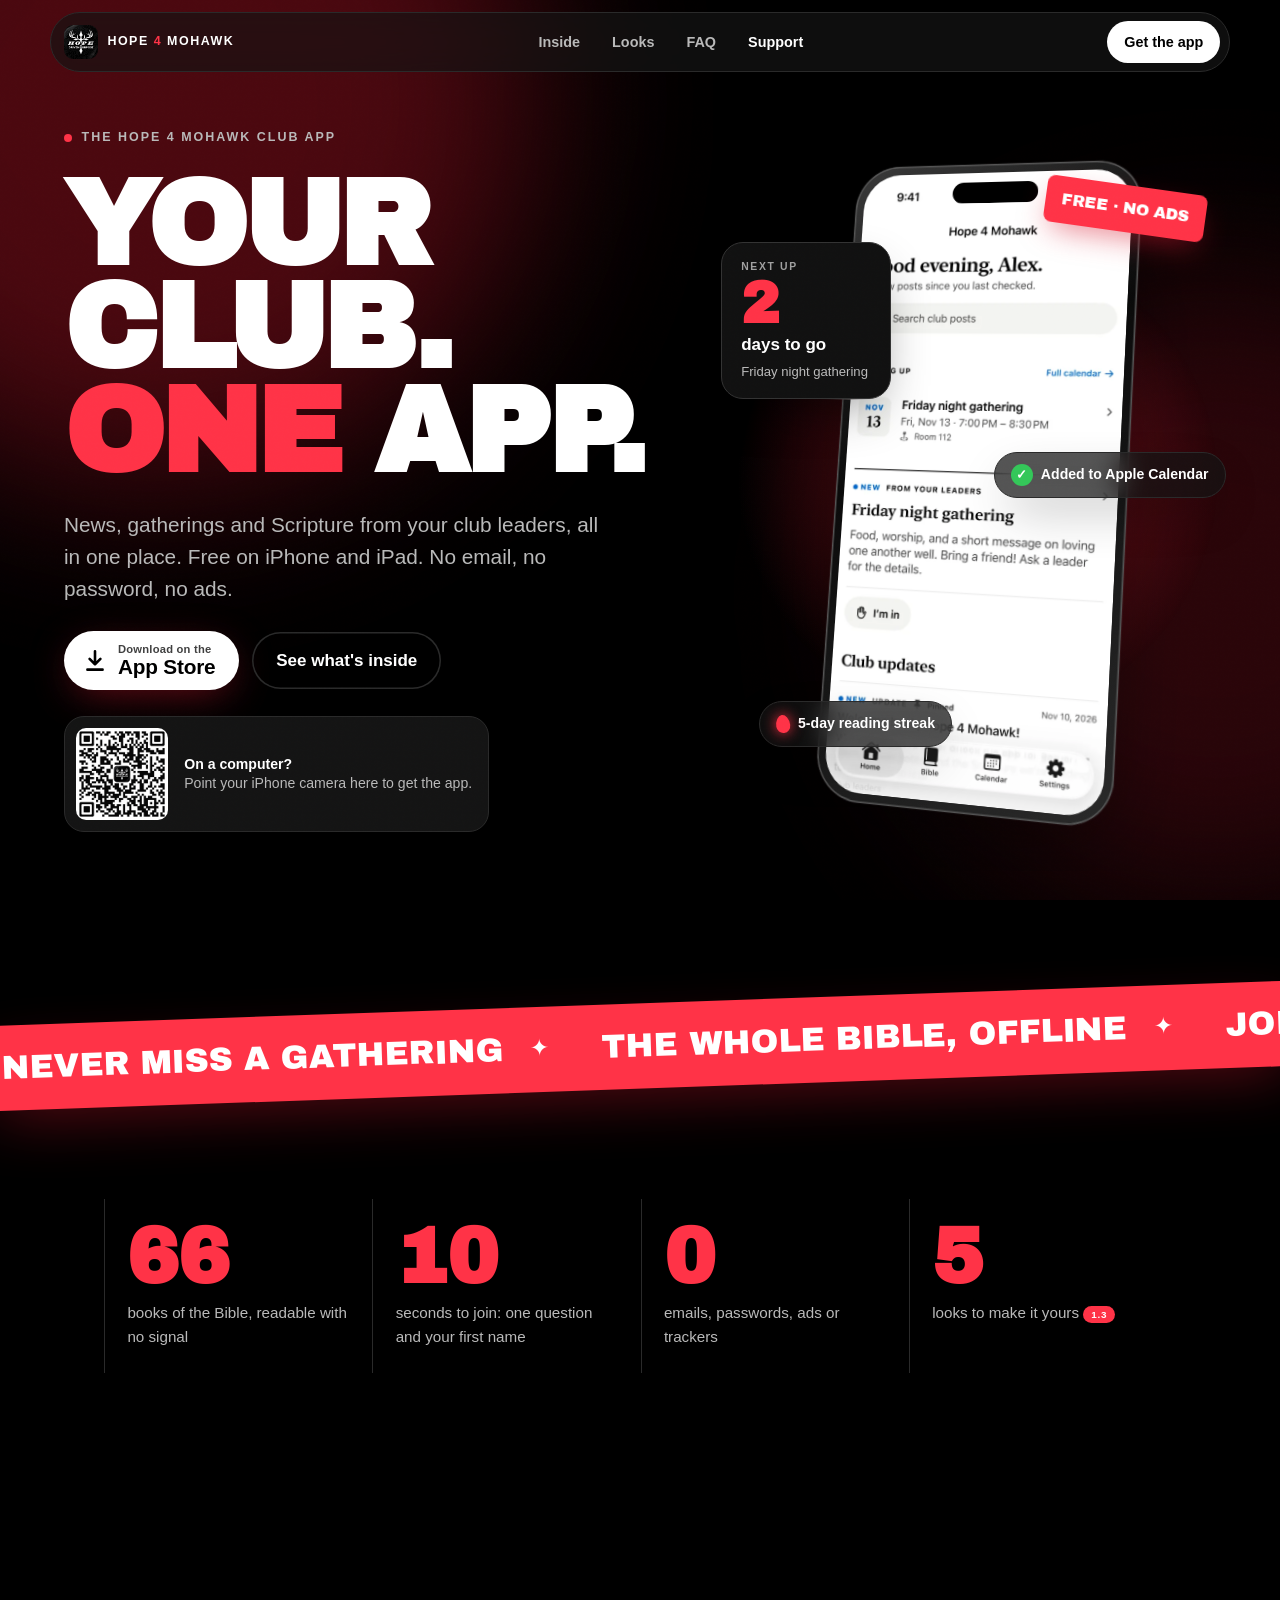
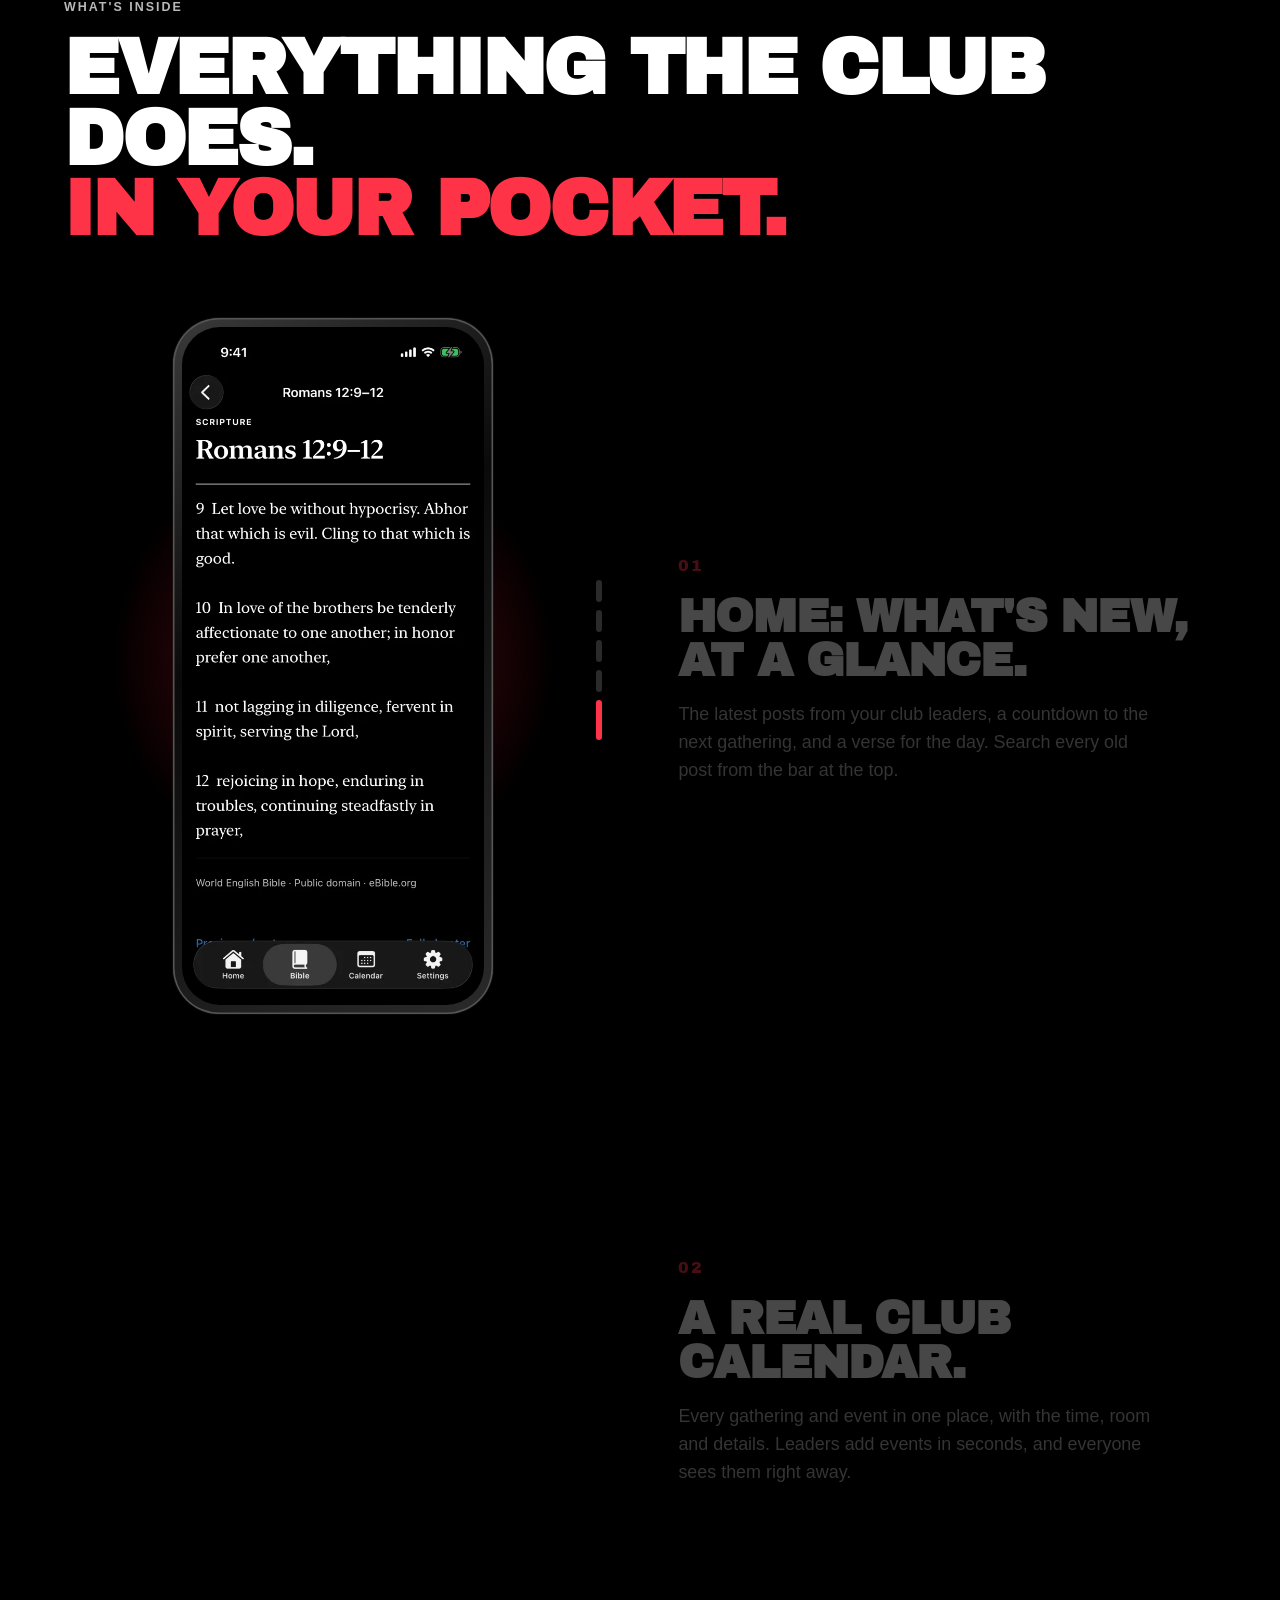
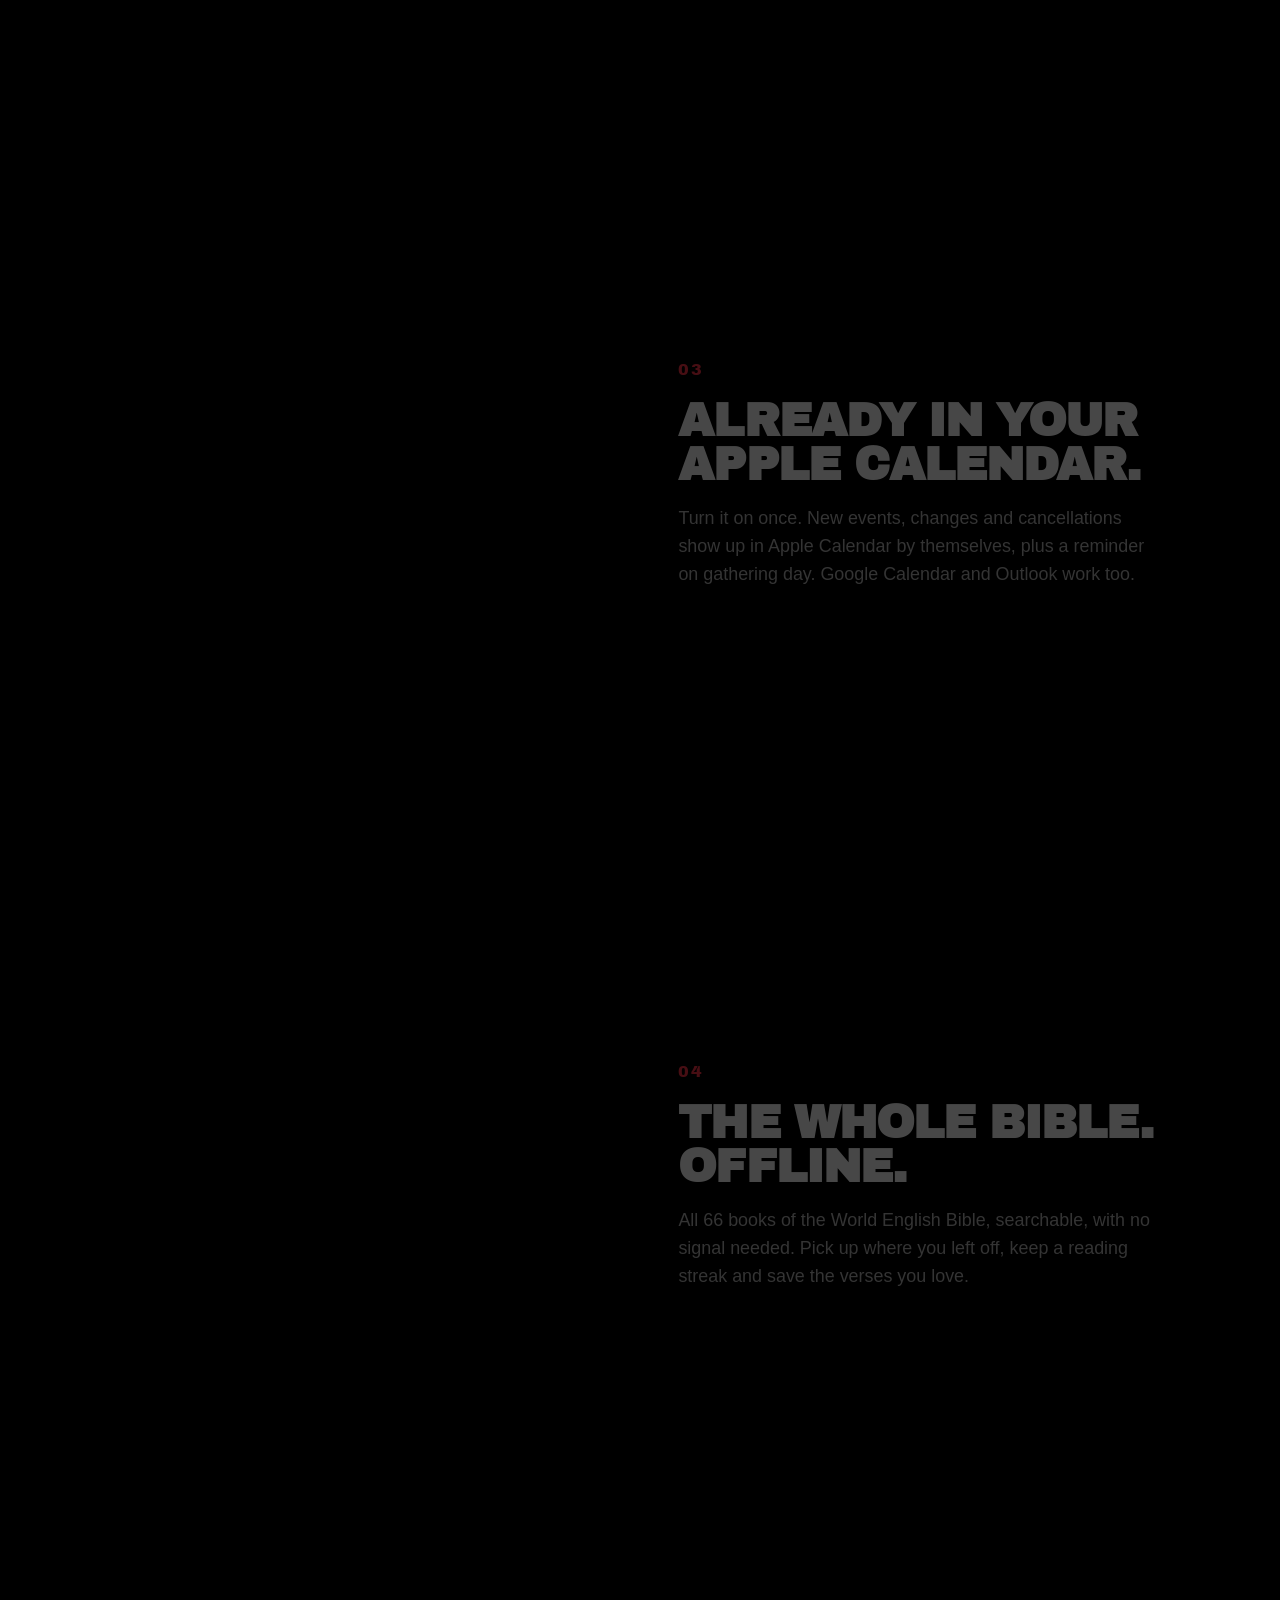
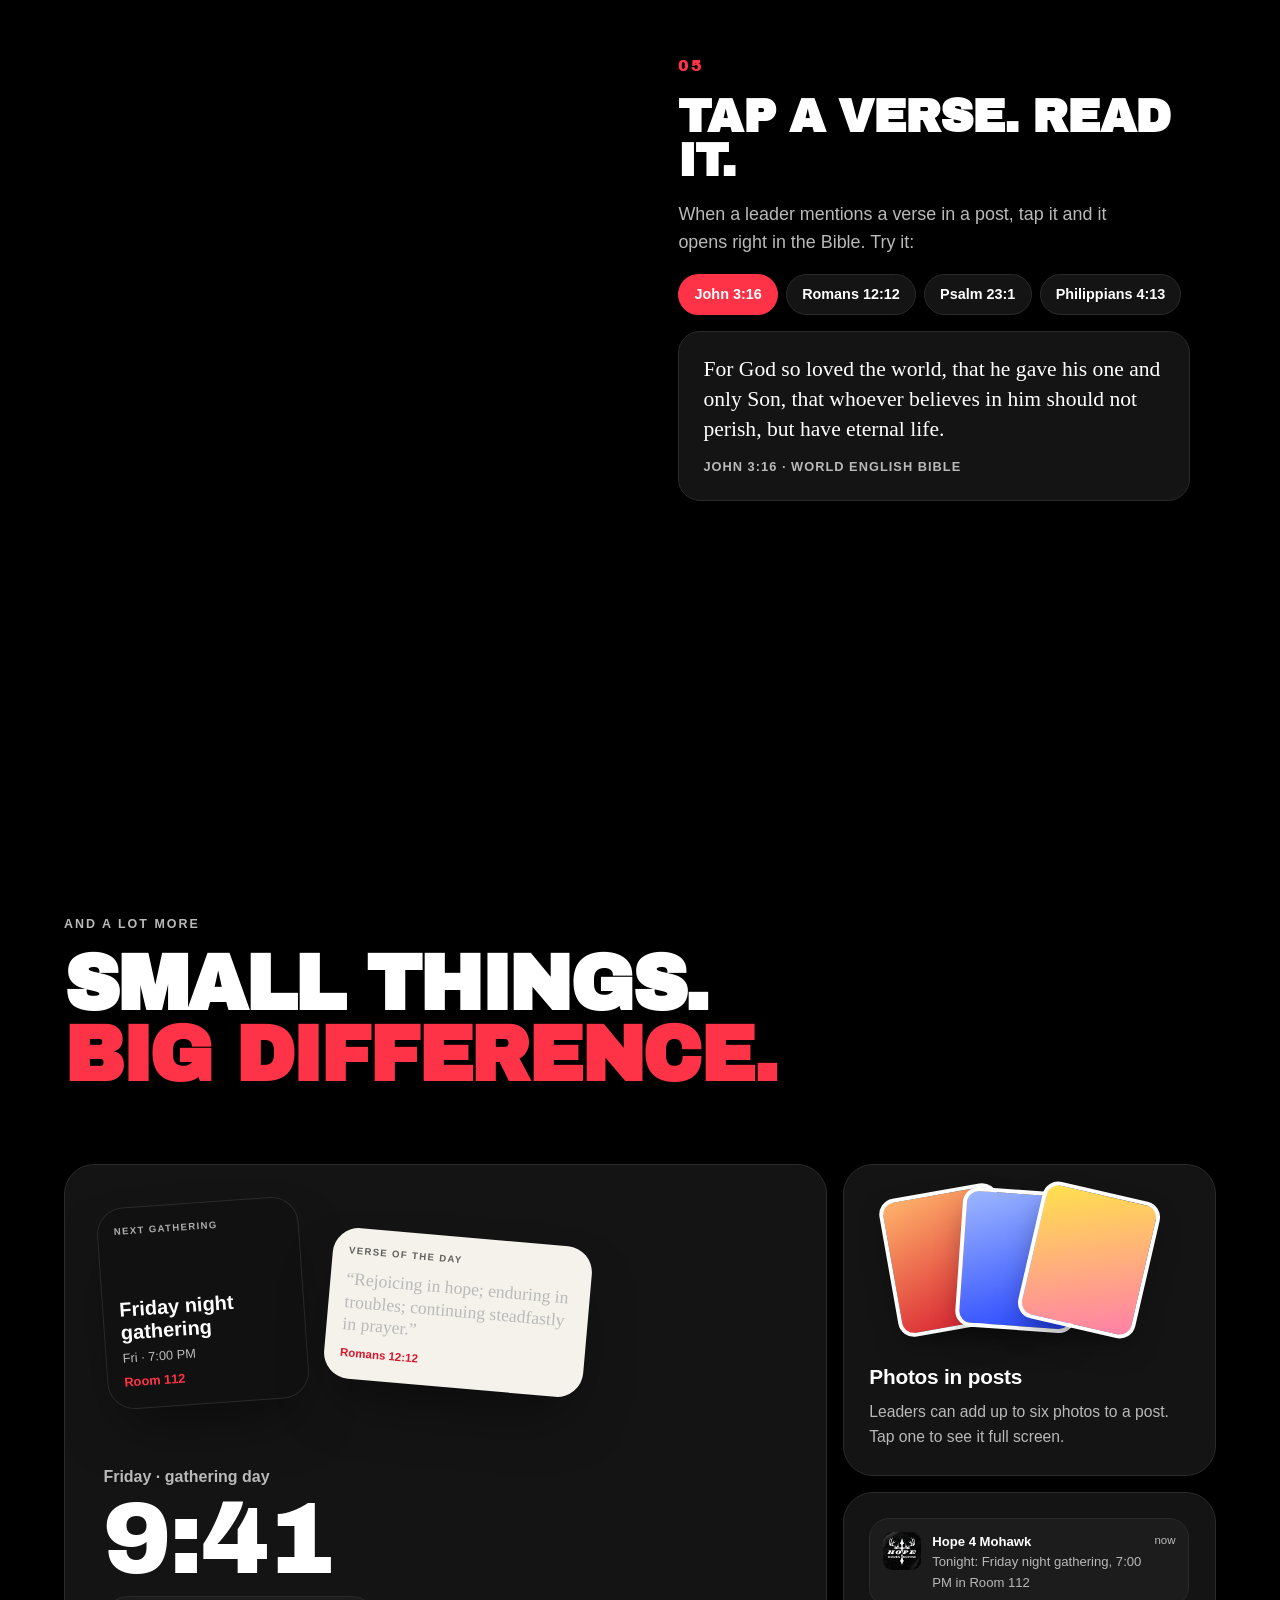
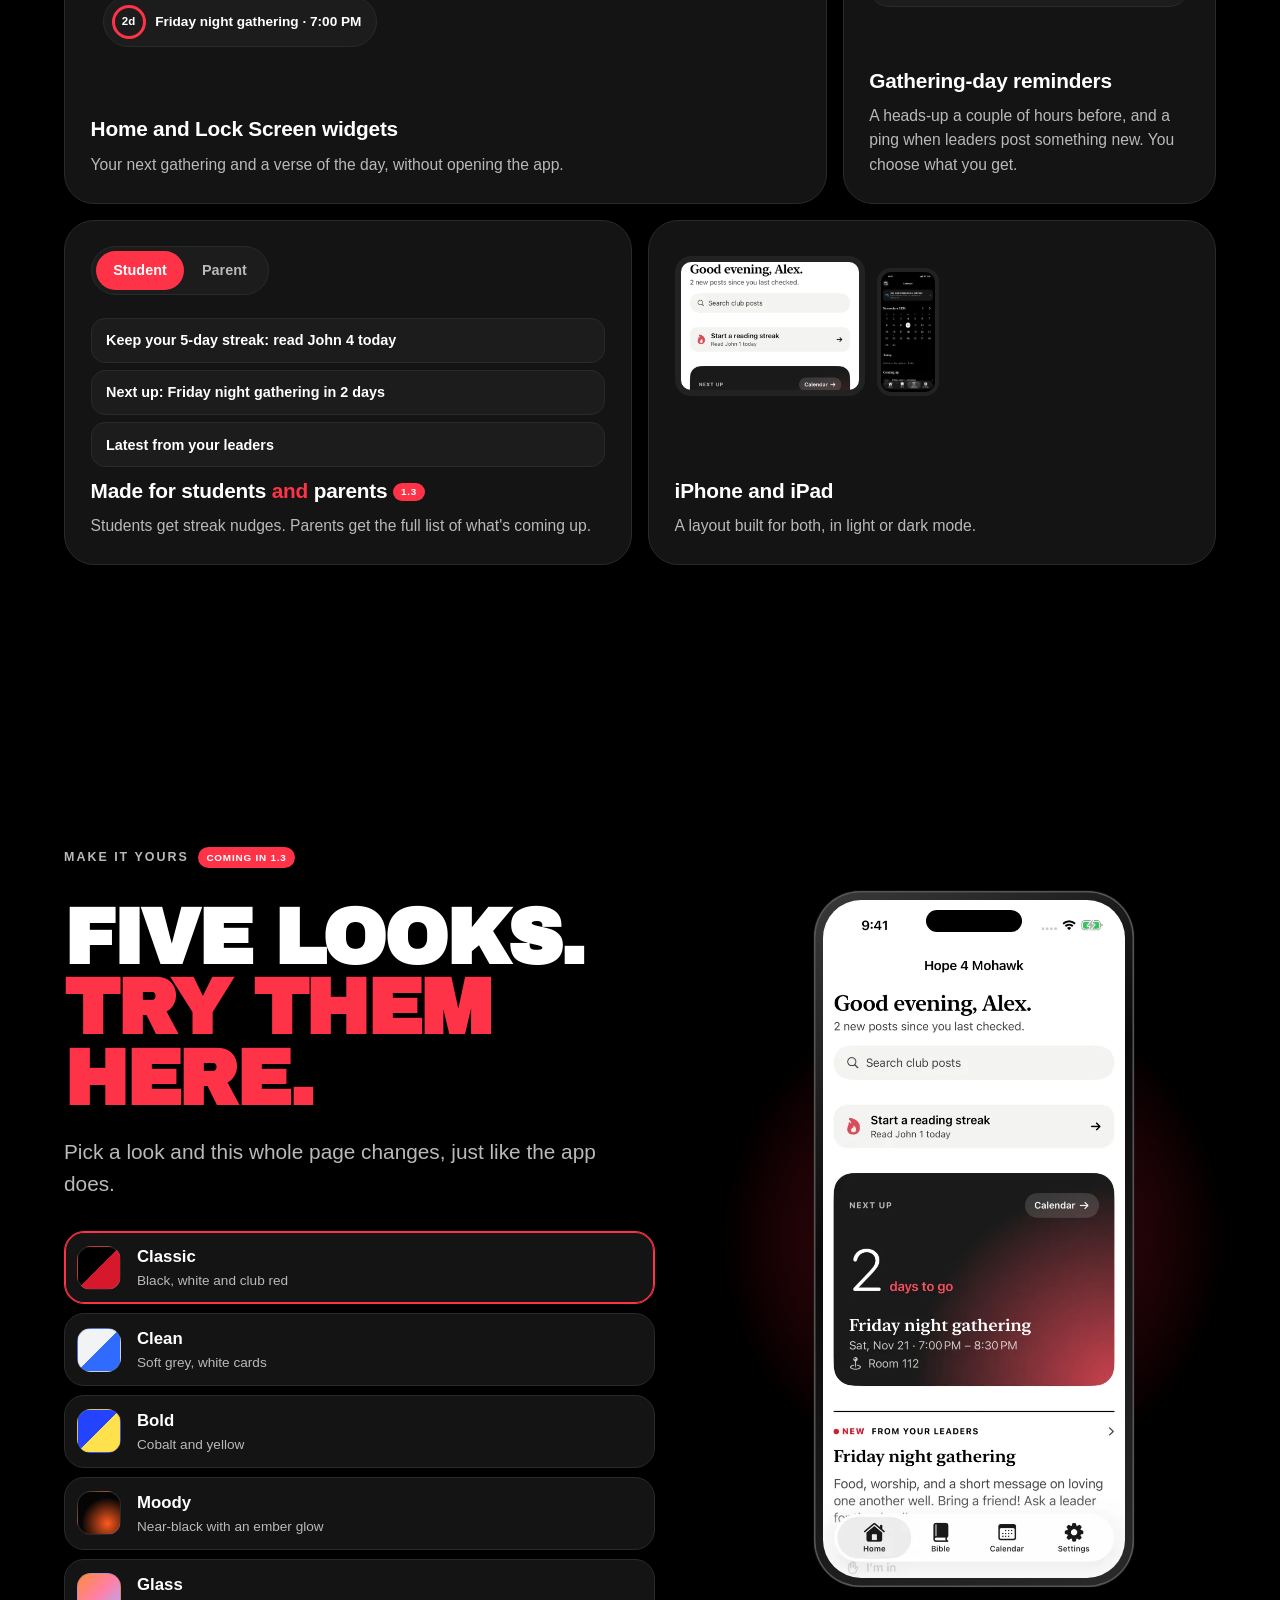
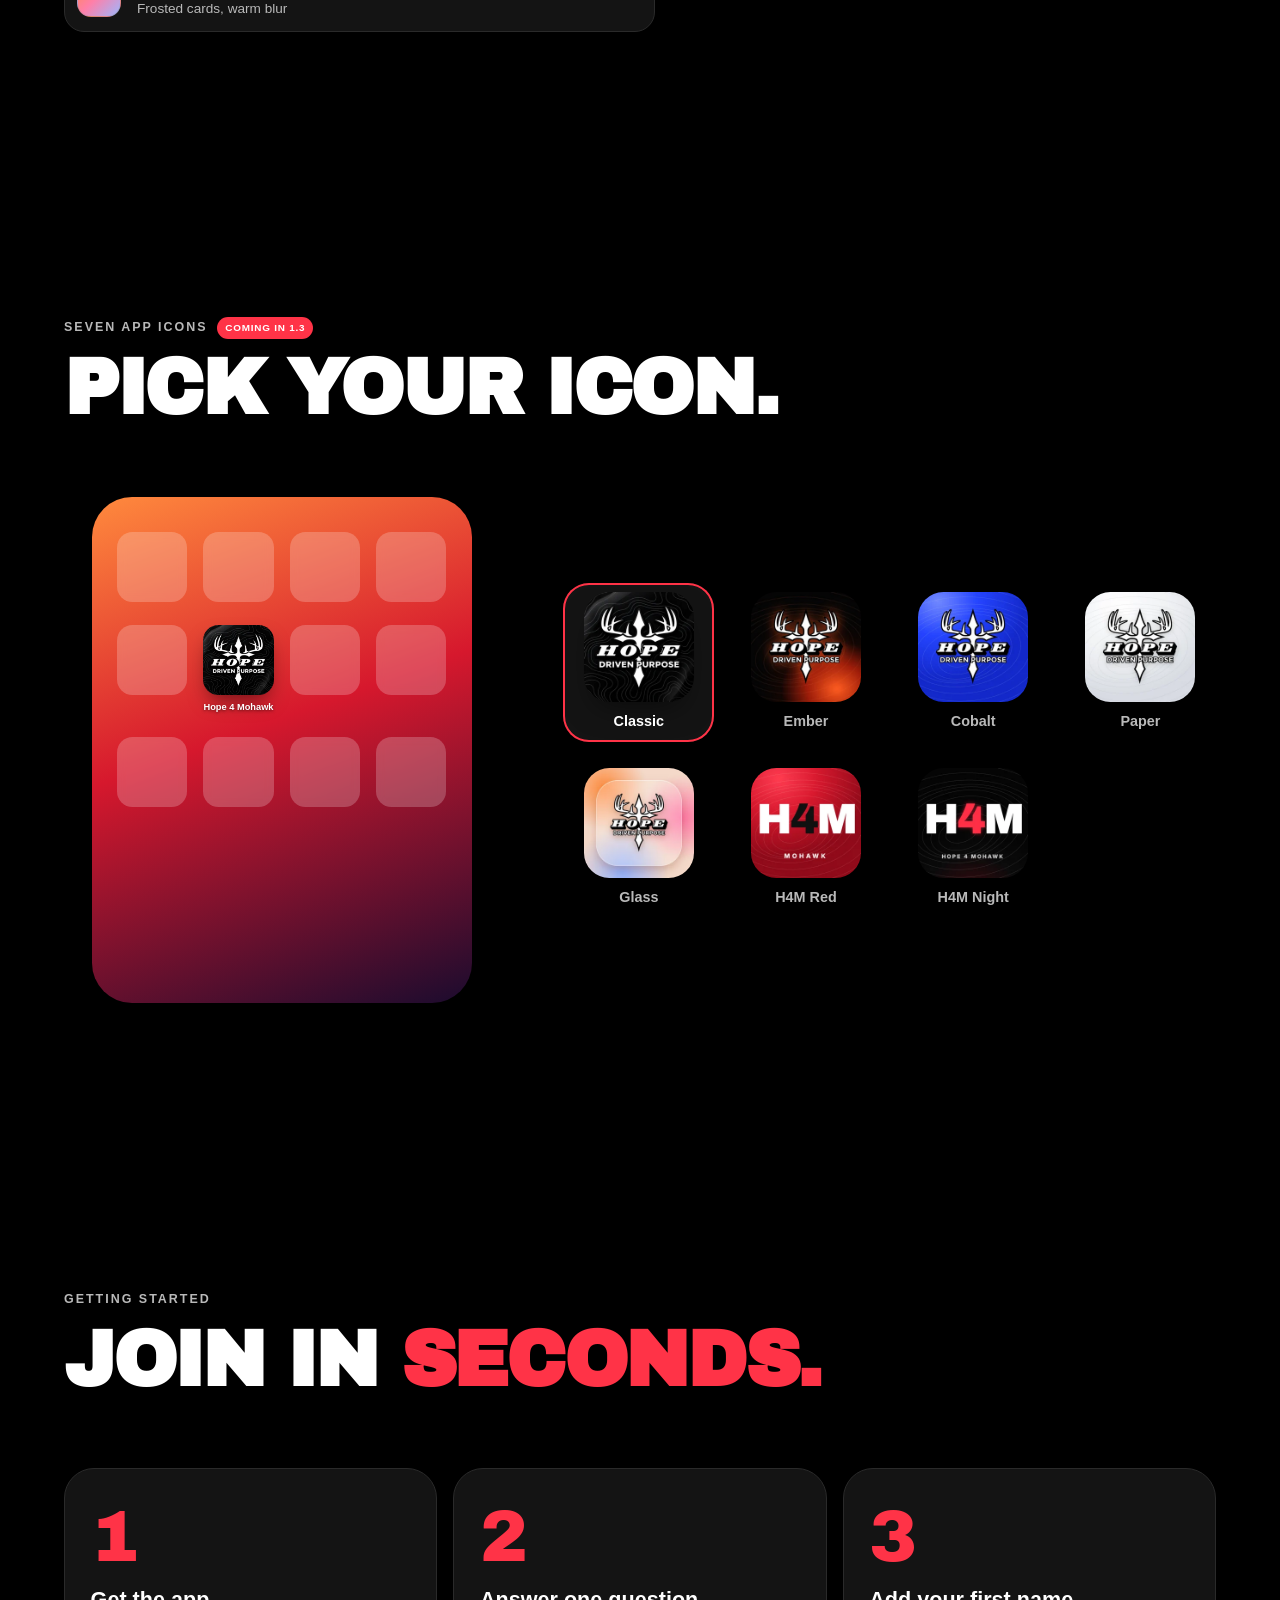
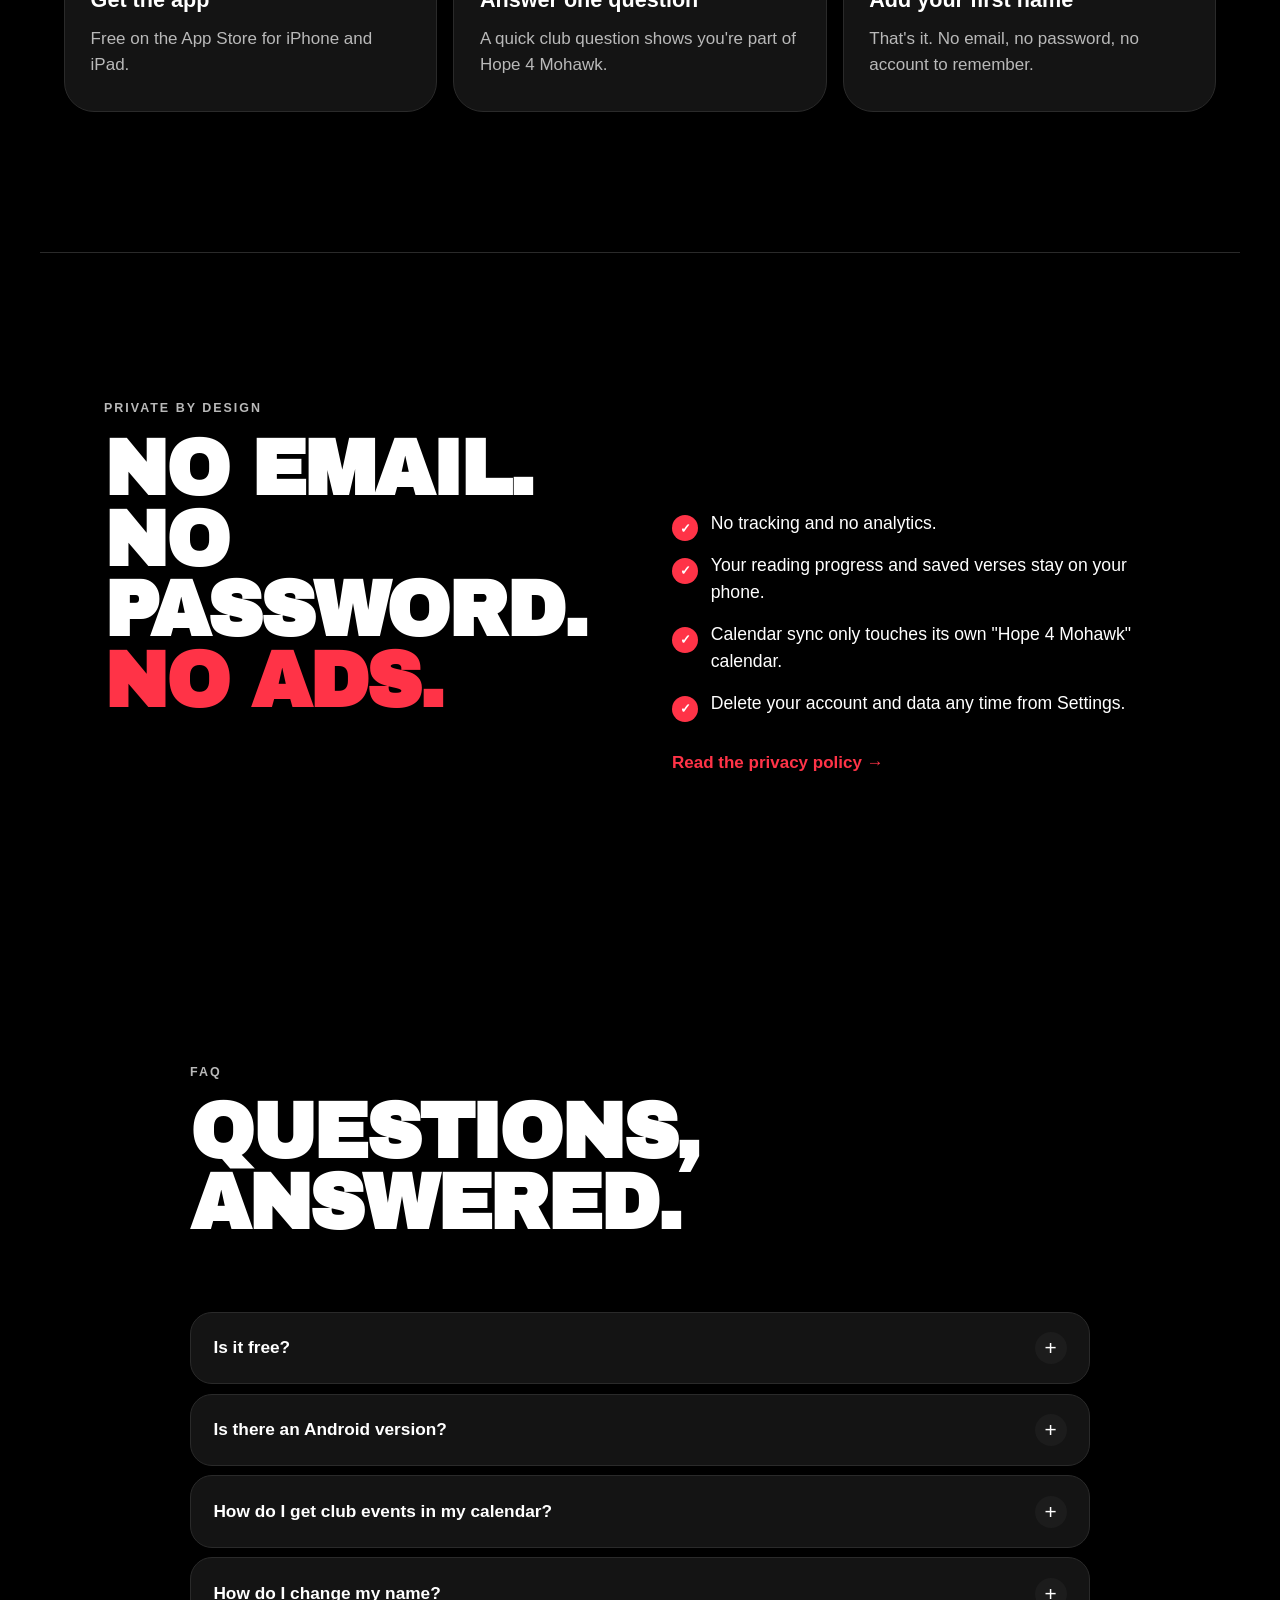
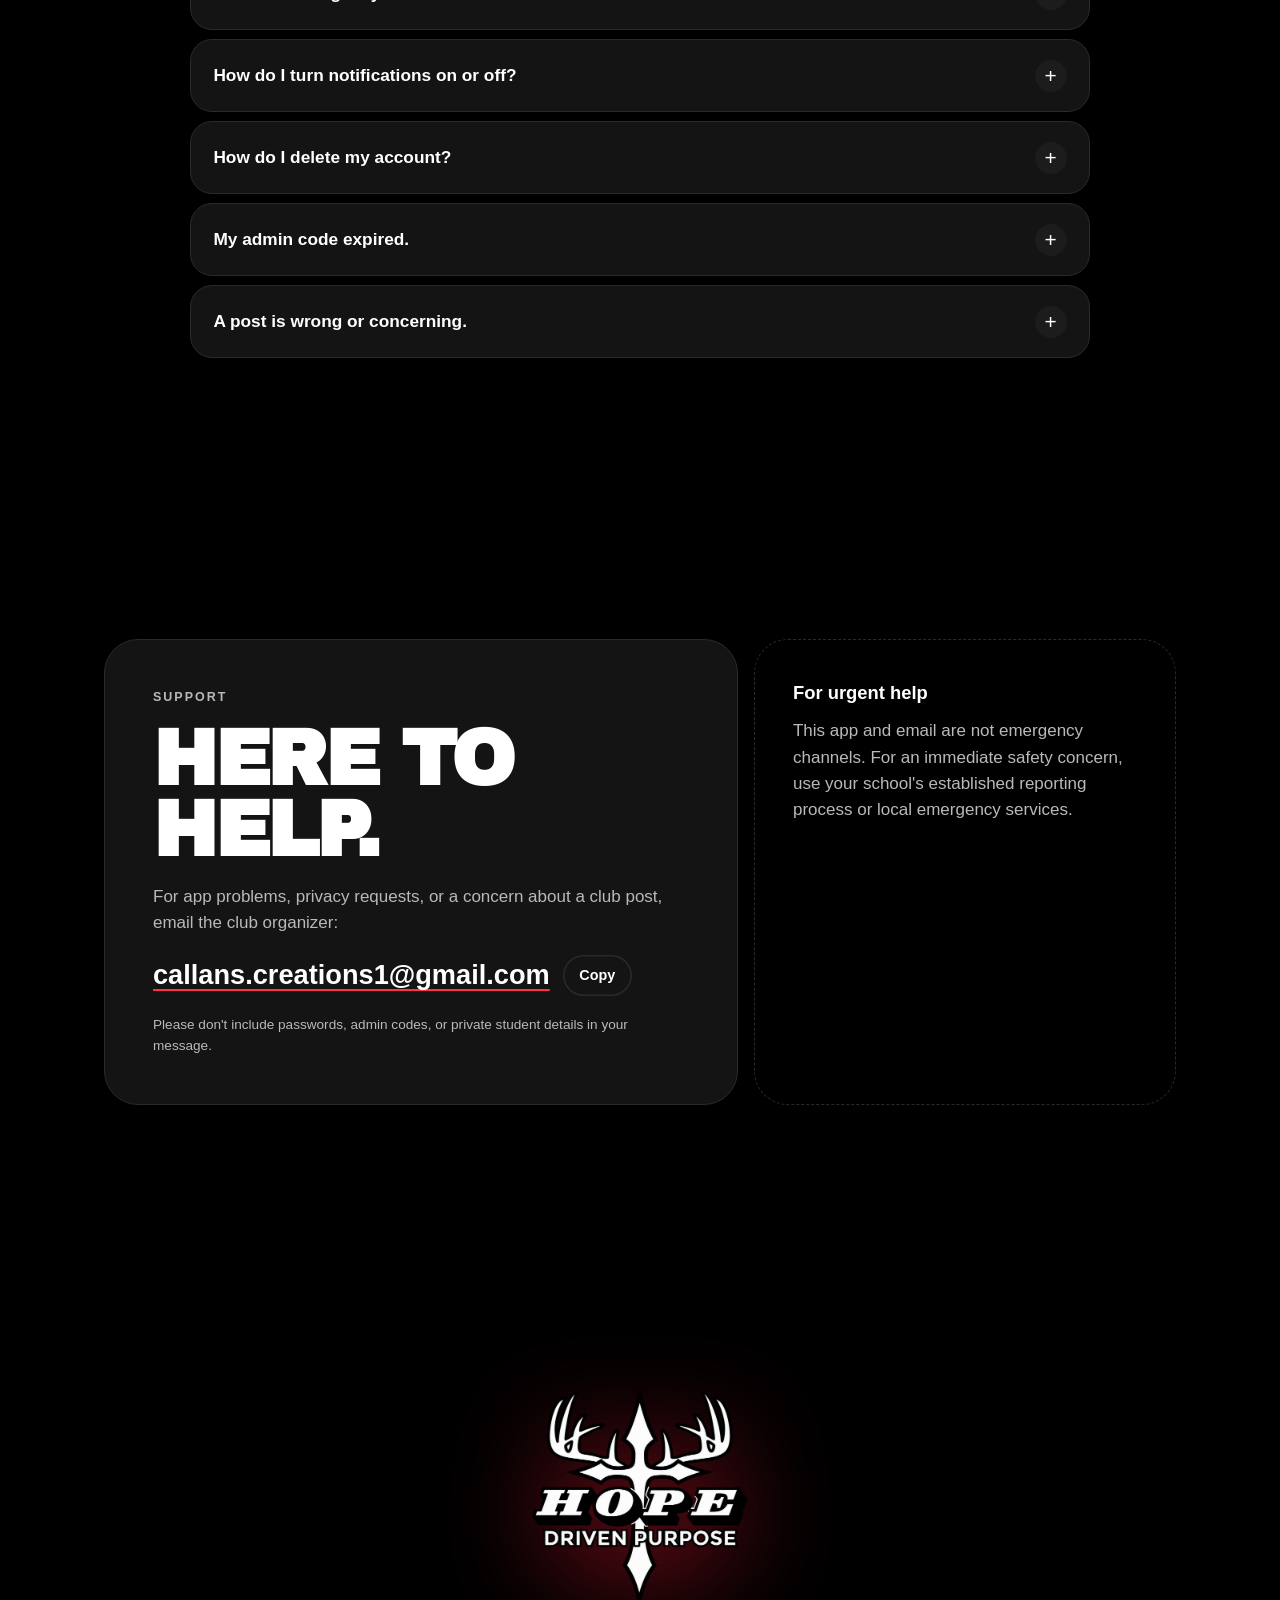
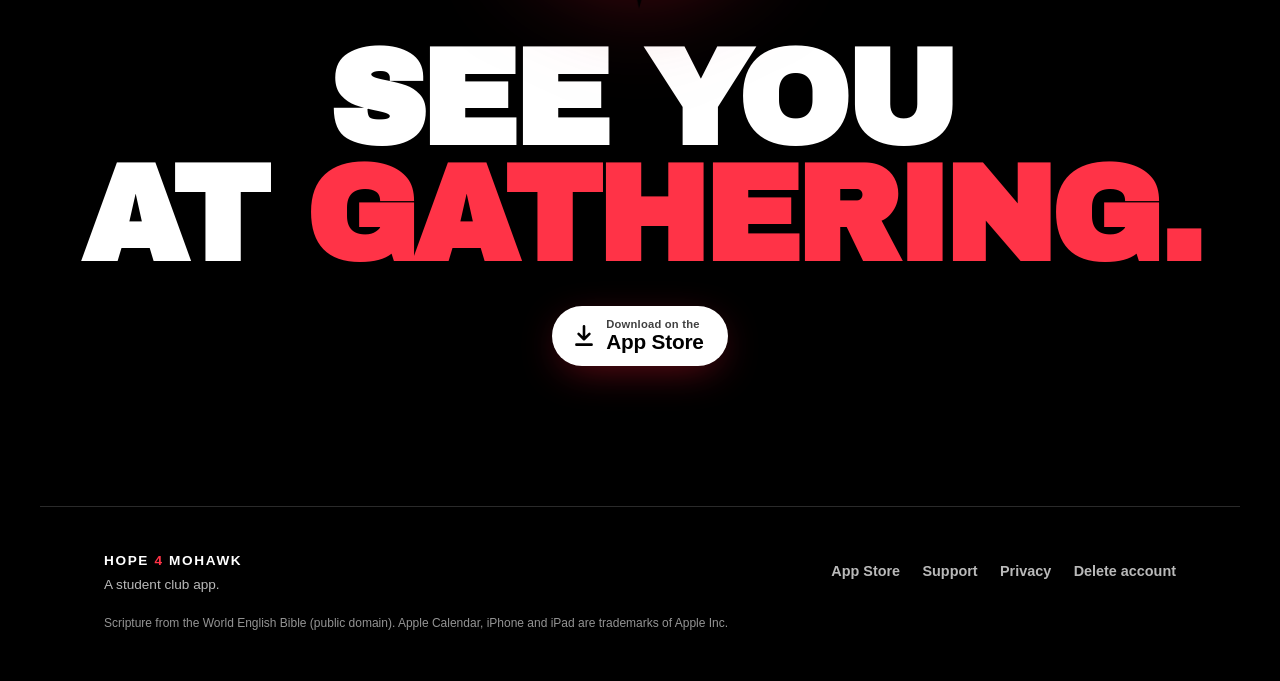
<file: index.html>
<!doctype html>
<html lang="en" data-look="classic">
<head>
  <meta charset="utf-8">
  <meta name="viewport" content="width=device-width, initial-scale=1, viewport-fit=cover">
  <title>Hope 4 Mohawk · Your club, one app</title>
  <meta name="description" content="Hope 4 Mohawk is the free student club app for news, gatherings, the club calendar and the whole Bible offline. No email, no password, no ads. On iPhone and iPad.">
  <meta name="apple-itunes-app" content="app-id=6815902570">
  <meta name="theme-color" content="#000000">
  <meta property="og:type" content="website">
  <meta property="og:title" content="Hope 4 Mohawk · Your club, one app">
  <meta property="og:description" content="News, gatherings and Scripture from your club leaders, all in one place. Free on iPhone and iPad.">
  <meta property="og:url" content="https://callan-watkins.github.io/hope4mohawk-support/">
  <meta property="og:image" content="https://callan-watkins.github.io/hope4mohawk-support/assets/og.jpg">
  <meta name="twitter:card" content="summary_large_image">
  <link rel="icon" type="image/svg+xml" href="favicon.svg">
  <link rel="apple-touch-icon" href="assets/icons/Classic.webp">
  <link rel="preload" href="assets/ArchivoBlack.ttf" as="font" type="font/ttf" crossorigin>
  <link rel="stylesheet" href="site.css?v=2">
  <script>try{var l=localStorage.getItem('h4m-look');if(l)document.documentElement.dataset.look=l}catch(e){}</script>
  <script type="application/ld+json">
  {"@context":"https://schema.org","@type":"MobileApplication","name":"Hope 4 Mohawk","operatingSystem":"iOS, iPadOS","applicationCategory":"LifestyleApplication","offers":{"@type":"Offer","price":"0","priceCurrency":"USD"},"downloadUrl":"https://apps.apple.com/us/app/hope-4-mohawk/id6815902570"}
  </script>
</head>
<body>
  <a class="skip-link" href="#main">Skip to content</a>
  <div class="progress" aria-hidden="true"><span></span></div>
  <div class="backdrop" aria-hidden="true"><i></i><i></i><i></i></div>

  <header class="nav" id="nav">
    <a class="brand" href="#top" aria-label="Hope 4 Mohawk, back to top">
      <img src="assets/icons/Classic.webp" alt="" width="34" height="34">
      <span>HOPE <b>4</b> MOHAWK</span>
    </a>
    <nav aria-label="Sections">
      <a href="#features">Inside</a>
      <a href="#looks">Looks</a>
      <a href="#faq">FAQ</a>
      <a href="#support">Support</a>
    </nav>
    <a class="btn btn-sm store" href="https://apps.apple.com/us/app/hope-4-mohawk/id6815902570">Get the app</a>
  </header>

  <main id="main">
    <!-- HERO -->
    <section class="hero" id="top">
      <div class="hero-copy">
        <p class="eyebrow reveal"><span class="dot"></span> The Hope 4 Mohawk club app</p>
        <h1 class="mega reveal">Your club.<br><em>One</em> app.</h1>
        <p class="lede reveal">News, gatherings and Scripture from your club leaders, all in one place. Free on iPhone and iPad. No email, no password, no ads.</p>
        <div class="cta-row reveal">
          <a class="btn store-badge" href="https://apps.apple.com/us/app/hope-4-mohawk/id6815902570">
            <svg viewBox="0 0 24 24" aria-hidden="true"><path d="M12 3v12m0 0-5-5m5 5 5-5M5 20h14" fill="none" stroke="currentColor" stroke-width="2.4" stroke-linecap="round" stroke-linejoin="round"/></svg>
            <span><small>Download on the</small>App Store</span>
          </a>
          <a class="btn ghost" href="#features">See what's inside</a>
        </div>
        <div class="qr-card reveal">
          <img src="assets/qr.png" alt="QR code that opens Hope 4 Mohawk on the App Store" width="92" height="92">
          <p><b>On a computer?</b><br>Point your iPhone camera here to get the app.</p>
        </div>
      </div>

      <div class="hero-stage" aria-hidden="true">
        <div class="ring"></div>
        <div class="phone tilt" data-tilt>
          <img src="assets/shots/home-light.webp" alt="" width="600" height="1305">
        </div>
        <div class="float f1 card-count"><small>Next up</small><strong>2</strong><span>days to go</span><em>Friday night gathering</em></div>
        <div class="float f2 chip"><span class="tick">✓</span> Added to Apple Calendar</div>
        <div class="float f3 chip streak"><span class="flame"></span> 5-day reading streak</div>
        <div class="sticker">Free · No ads</div>
      </div>
    </section>

    <!-- TICKER -->
    <div class="ticker" aria-hidden="true">
      <div class="ticker-track">
        <span>Never miss a gathering</span><span>The whole Bible, offline</span><span>Join in seconds</span><span>Photos from your leaders</span><span>Synced to Apple Calendar</span><span>Widgets</span>
        <span>Never miss a gathering</span><span>The whole Bible, offline</span><span>Join in seconds</span><span>Photos from your leaders</span><span>Synced to Apple Calendar</span><span>Widgets</span>
      </div>
    </div>

    <!-- STATS -->
    <section class="stats" aria-label="At a glance">
      <div class="stat reveal"><b data-count="66">66</b><span>books of the Bible, readable with no signal</span></div>
      <div class="stat reveal"><b data-count="10">10</b><span>seconds to join: one question and your first name</span></div>
      <div class="stat reveal"><b>0</b><span>emails, passwords, ads or trackers</span></div>
      <div class="stat reveal"><b data-count="5">5</b><span>looks to make it yours <i class="soon">1.3</i></span></div>
    </section>

    <!-- FEATURES: sticky phone + chapters -->
    <section class="features" id="features">
      <div class="section-head reveal">
        <p class="eyebrow">What's inside</p>
        <h2 class="big">Everything the club does.<br><em>In your pocket.</em></h2>
      </div>

      <div class="story">
        <div class="story-phone" aria-hidden="true">
          <div class="phone">
            <img class="shot is-on" data-shot="0" src="assets/shots/home-light.webp" alt="" width="600" height="1305">
            <img class="shot" data-shot="1" src="assets/shots/calendar-dark.webp" alt="" width="600" height="1305" loading="lazy">
            <img class="shot" data-shot="2" src="assets/shots/event-light.webp" alt="" width="600" height="1305" loading="lazy">
            <img class="shot" data-shot="3" src="assets/shots/bible-light.webp" alt="" width="600" height="1305" loading="lazy">
            <img class="shot" data-shot="4" src="assets/shots/reader-dark.webp" alt="" width="600" height="1305" loading="lazy">
          </div>
          <ol class="story-dots"><li class="is-on"></li><li></li><li></li><li></li><li></li></ol>
        </div>

        <div class="chapters">
          <article class="chapter" data-step="0">
            <span class="num">01</span>
            <h3>Home: what's new, at a glance.</h3>
            <p>The latest posts from your club leaders, a countdown to the next gathering, and a verse for the day. Search every old post from the bar at the top.</p>
            <img class="inline-shot" src="assets/shots/home-light.webp" alt="The Home tab showing a greeting, a search bar, the next gathering and a post from club leaders" loading="lazy" width="600" height="1305">
          </article>
          <article class="chapter" data-step="1">
            <span class="num">02</span>
            <h3>A real club calendar.</h3>
            <p>Every gathering and event in one place, with the time, room and details. Leaders add events in seconds, and everyone sees them right away.</p>
            <img class="inline-shot" src="assets/shots/calendar-dark.webp" alt="The Calendar tab in dark mode with a month grid and upcoming events" loading="lazy" width="600" height="1305">
          </article>
          <article class="chapter" data-step="2">
            <span class="num">03</span>
            <h3>Already in your Apple Calendar.</h3>
            <p>Turn it on once. New events, changes and cancellations show up in Apple Calendar by themselves, plus a reminder on gathering day. Google Calendar and Outlook work too.</p>
            <img class="inline-shot" src="assets/shots/event-light.webp" alt="An event page for Friday night gathering with an Add to my calendar button" loading="lazy" width="600" height="1305">
          </article>
          <article class="chapter" data-step="3">
            <span class="num">04</span>
            <h3>The whole Bible. Offline.</h3>
            <p>All 66 books of the World English Bible, searchable, with no signal needed. Pick up where you left off, keep a reading streak and save the verses you love.</p>
            <img class="inline-shot" src="assets/shots/bible-light.webp" alt="The Bible tab listing books with a search bar" loading="lazy" width="600" height="1305">
          </article>
          <article class="chapter" data-step="4">
            <span class="num">05</span>
            <h3>Tap a verse. Read it.</h3>
            <p>When a leader mentions a verse in a post, tap it and it opens right in the Bible. Try it:</p>
            <div class="verse-demo">
              <div class="verse-chips" role="tablist" aria-label="Sample verses">
                <button role="tab" aria-selected="true" data-ref="0">John 3:16</button>
                <button role="tab" aria-selected="false" data-ref="1">Romans 12:12</button>
                <button role="tab" aria-selected="false" data-ref="2">Psalm 23:1</button>
                <button role="tab" aria-selected="false" data-ref="3">Philippians 4:13</button>
              </div>
              <blockquote class="verse-out" aria-live="polite">
                <p>For God so loved the world, that he gave his one and only Son, that whoever believes in him should not perish, but have eternal life.</p>
                <cite>John 3:16 · World English Bible</cite>
              </blockquote>
            </div>
            <img class="inline-shot" src="assets/shots/reader-dark.webp" alt="The Bible reader showing Romans 12 in dark mode" loading="lazy" width="600" height="1305">
          </article>
        </div>
      </div>
    </section>

    <!-- WIDGETS + PHOTOS bento -->
    <section class="bento" id="more">
      <div class="section-head reveal">
        <p class="eyebrow">And a lot more</p>
        <h2 class="big">Small things.<br><em>Big difference.</em></h2>
      </div>
      <div class="grid">
        <div class="tile t-widget reveal">
          <div class="widget w-next">
            <small>NEXT GATHERING</small>
            <strong>Friday night gathering</strong>
            <span>Fri · 7:00 PM</span>
            <span class="room">Room 112</span>
          </div>
          <div class="widget w-verse">
            <small>VERSE OF THE DAY</small>
            <p>“Rejoicing in hope; enduring in troubles; continuing steadfastly in prayer.”</p>
            <span>Romans 12:12</span>
          </div>
          <div class="lock" aria-hidden="true"><span class="lock-date">Friday · gathering day</span><span class="lock-time">9:41</span><span class="lock-widget"><b>2d</b>Friday night gathering · 7:00 PM</span></div>
          <h3>Home and Lock Screen widgets</h3>
          <p>Your next gathering and a verse of the day, without opening the app.</p>
        </div>
        <div class="tile t-photos reveal">
          <div class="photo-stack" aria-hidden="true"><i></i><i></i><i></i></div>
          <h3>Photos in posts</h3>
          <p>Leaders can add up to six photos to a post. Tap one to see it full screen.</p>
        </div>
        <div class="tile t-notify reveal">
          <div class="notif" aria-hidden="true">
            <img src="assets/icons/Classic.webp" alt="" width="38" height="38">
            <div><b>Hope 4 Mohawk</b><span>Tonight: Friday night gathering, 7:00 PM in Room 112</span></div>
            <time>now</time>
          </div>
          <h3>Gathering-day reminders</h3>
          <p>A heads-up a couple of hours before, and a ping when leaders post something new. You choose what you get.</p>
        </div>
        <div class="tile t-roles reveal">
          <div class="role-toggle" role="group" aria-label="Show the home feed for">
            <button aria-pressed="true" data-role="student">Student</button>
            <button aria-pressed="false" data-role="parent">Parent</button>
          </div>
          <ul class="role-out" aria-live="polite">
            <li>Keep your 5-day streak: read John 4 today</li>
            <li>Next up: Friday night gathering in 2 days</li>
            <li>Latest from your leaders</li>
          </ul>
          <h3>Made for students <em>and</em> parents <i class="soon">1.3</i></h3>
          <p>Students get streak nudges. Parents get the full list of what's coming up.</p>
        </div>
        <div class="tile t-ipad reveal">
          <div class="devices" aria-hidden="true"><span class="ipad"></span><span class="iphone"></span></div>
          <h3>iPhone and iPad</h3>
          <p>A layout built for both, in light or dark mode.</p>
        </div>
      </div>
    </section>

    <!-- LOOKS -->
    <section class="looks" id="looks">
      <div class="looks-copy">
        <p class="eyebrow">Make it yours <i class="soon">Coming in 1.3</i></p>
        <h2 class="big">Five looks.<br><em>Try them here.</em></h2>
        <p class="lede">Pick a look and this whole page changes, just like the app does.</p>
        <div class="look-picker" role="radiogroup" aria-label="Choose a look">
          <button role="radio" data-look="classic" aria-checked="true"><span class="sw sw-classic"></span><b>Classic</b><small>Black, white and club red</small></button>
          <button role="radio" data-look="clean" aria-checked="false"><span class="sw sw-clean"></span><b>Clean</b><small>Soft grey, white cards</small></button>
          <button role="radio" data-look="bold" aria-checked="false"><span class="sw sw-bold"></span><b>Bold</b><small>Cobalt and yellow</small></button>
          <button role="radio" data-look="moody" aria-checked="false"><span class="sw sw-moody"></span><b>Moody</b><small>Near-black with an ember glow</small></button>
          <button role="radio" data-look="glass" aria-checked="false"><span class="sw sw-glass"></span><b>Glass</b><small>Frosted cards, warm blur</small></button>
        </div>
      </div>
      <div class="looks-phone">
        <div class="phone">
          <img class="look-shot is-on" data-for="classic" src="assets/shots/look-classic.webp" alt="Home in the Classic look" width="600" height="1305" loading="lazy">
          <img class="look-shot" data-for="clean" src="assets/shots/look-clean.webp" alt="Home in the Clean look" width="600" height="1305" loading="lazy">
          <img class="look-shot" data-for="bold" src="assets/shots/look-bold.webp" alt="Home in the Bold look" width="600" height="1305" loading="lazy">
          <img class="look-shot" data-for="moody" src="assets/shots/look-moody.webp" alt="Home in the Moody look" width="600" height="1305" loading="lazy">
          <img class="look-shot" data-for="glass" src="assets/shots/look-glass.webp" alt="Home in the Glass look" width="600" height="1305" loading="lazy">
        </div>
      </div>
    </section>

    <!-- ICONS -->
    <section class="icons" id="icons">
      <div class="section-head reveal">
        <p class="eyebrow">Seven app icons <i class="soon">Coming in 1.3</i></p>
        <h2 class="big">Pick your icon.</h2>
      </div>
      <div class="icon-stage">
        <div class="homescreen" aria-hidden="true">
          <div class="hs-grid">
            <i></i><i></i><i></i><i></i>
            <i></i><span class="hs-app"><img id="hsIcon" src="assets/icons/Classic.webp" alt="" width="256" height="256"><small>Hope 4 Mohawk</small></span><i></i><i></i>
            <i></i><i></i><i></i><i></i>
          </div>
        </div>
        <div class="icon-row" role="radiogroup" aria-label="App icons">
          <button role="radio" aria-checked="true" data-icon="Classic"><img src="assets/icons/Classic.webp" alt="" width="256" height="256"><span>Classic</span></button>
          <button role="radio" aria-checked="false" data-icon="Ember"><img src="assets/icons/Ember.webp" alt="" width="256" height="256"><span>Ember</span></button>
          <button role="radio" aria-checked="false" data-icon="Cobalt"><img src="assets/icons/Cobalt.webp" alt="" width="256" height="256"><span>Cobalt</span></button>
          <button role="radio" aria-checked="false" data-icon="Paper"><img src="assets/icons/Paper.webp" alt="" width="256" height="256"><span>Paper</span></button>
          <button role="radio" aria-checked="false" data-icon="Glass"><img src="assets/icons/Glass.webp" alt="" width="256" height="256"><span>Glass</span></button>
          <button role="radio" aria-checked="false" data-icon="H4MRed"><img src="assets/icons/H4MRed.webp" alt="" width="256" height="256"><span>H4M Red</span></button>
          <button role="radio" aria-checked="false" data-icon="H4MNight"><img src="assets/icons/H4MNight.webp" alt="" width="256" height="256"><span>H4M Night</span></button>
        </div>
      </div>
    </section>

    <!-- JOIN -->
    <section class="join" id="join">
      <div class="section-head reveal">
        <p class="eyebrow">Getting started</p>
        <h2 class="big">Join in <em>seconds.</em></h2>
      </div>
      <ol class="steps">
        <li class="reveal"><span>1</span><h3>Get the app</h3><p>Free on the App Store for iPhone and iPad.</p></li>
        <li class="reveal"><span>2</span><h3>Answer one question</h3><p>A quick club question shows you're part of Hope 4 Mohawk.</p></li>
        <li class="reveal"><span>3</span><h3>Add your first name</h3><p>That's it. No email, no password, no account to remember.</p></li>
      </ol>
    </section>

    <!-- PRIVACY -->
    <section class="privacy-band">
      <div class="reveal">
        <p class="eyebrow">Private by design</p>
        <h2 class="big">No email.<br>No password.<br><em>No ads.</em></h2>
      </div>
      <ul class="checks reveal">
        <li>No tracking and no analytics.</li>
        <li>Your reading progress and saved verses stay on your phone.</li>
        <li>Calendar sync only touches its own "Hope 4 Mohawk" calendar.</li>
        <li>Delete your account and data any time from Settings.</li>
      </ul>
      <a class="text-link reveal" href="privacy.html">Read the privacy policy →</a>
    </section>

    <!-- FAQ -->
    <section class="faq" id="faq">
      <div class="section-head reveal">
        <p class="eyebrow">FAQ</p>
        <h2 class="big">Questions, answered.</h2>
      </div>
      <div class="faq-list">
        <details class="reveal"><summary>Is it free?</summary><p>Yes. There are no ads, purchases or subscriptions.</p></details>
        <details class="reveal"><summary>Is there an Android version?</summary><p>The app is on iPhone and iPad today. An Android version is in the works.</p></details>
        <details class="reveal"><summary>How do I get club events in my calendar?</summary><p>Open the Calendar tab and tap <b>Add to Apple Calendar</b>, then allow access. The app keeps its own "Hope 4 Mohawk" calendar up to date. You can turn it off in Settings any time.</p></details>
        <details class="reveal"><summary>How do I change my name?</summary><p>In the app, open Settings → Name.</p></details>
        <details class="reveal"><summary>How do I turn notifications on or off?</summary><p>Settings → Stay in the loop. You can also change them in the iPhone Settings app under Hope 4 Mohawk.</p></details>
        <details class="reveal"><summary>How do I delete my account?</summary><p>Open Settings → Your data → Delete my account and data. If that doesn't work, <a href="delete-account.html">see the full steps</a> or email us.</p></details>
        <details class="reveal"><summary>My admin code expired.</summary><p>Admin codes can be used once and expire after ten minutes. Ask the club organizer for a new code. Don't send the code by email.</p></details>
        <details class="reveal"><summary>A post is wrong or concerning.</summary><p>Email the post title and explain the issue. A club organizer can edit, unpin or remove it.</p></details>
      </div>
    </section>

    <!-- SUPPORT -->
    <section class="support" id="support">
      <div class="support-card reveal">
        <p class="eyebrow">Support</p>
        <h2 class="big">Here to help.</h2>
        <p>For app problems, privacy requests, or a concern about a club post, email the club organizer:</p>
        <div class="mail-row">
          <a class="mail" href="mailto:callans.creations1@gmail.com?subject=Hope%204%20Mohawk%20app%20support">callans.creations1@gmail.com</a>
          <button class="btn ghost btn-sm" type="button" data-copy="callans.creations1@gmail.com">Copy</button>
        </div>
        <p class="note">Please don't include passwords, admin codes, or private student details in your message.</p>
      </div>
      <aside class="urgent reveal">
        <h3>For urgent help</h3>
        <p>This app and email are not emergency channels. For an immediate safety concern, use your school's established reporting process or local emergency services.</p>
      </aside>
    </section>

    <!-- FINAL CTA -->
    <section class="final">
      <div class="final-inner reveal">
        <img class="final-logo" src="assets/logo.webp" alt="Hope 4 Mohawk club logo" width="700" height="560" loading="lazy">
        <h2 class="mega">See you<br>at <em>gathering.</em></h2>
        <a class="btn store-badge" href="https://apps.apple.com/us/app/hope-4-mohawk/id6815902570">
          <svg viewBox="0 0 24 24" aria-hidden="true"><path d="M12 3v12m0 0-5-5m5 5 5-5M5 20h14" fill="none" stroke="currentColor" stroke-width="2.4" stroke-linecap="round" stroke-linejoin="round"/></svg>
          <span><small>Download on the</small>App Store</span>
        </a>
      </div>
    </section>
  </main>

  <footer class="foot">
    <div class="foot-brand"><span>HOPE <b>4</b> MOHAWK</span><p>A student club app.</p></div>
    <nav aria-label="Footer">
      <a href="https://apps.apple.com/us/app/hope-4-mohawk/id6815902570">App Store</a>
      <a href="#support">Support</a>
      <a href="privacy.html">Privacy</a>
      <a href="delete-account.html">Delete account</a>
    </nav>
    <p class="fine">Scripture from the World English Bible (public domain). Apple Calendar, iPhone and iPad are trademarks of Apple Inc.</p>
  </footer>

  <div class="toast" role="status" aria-live="polite"></div>
  <script src="site.js?v=2" defer></script>
</body>
</html>
</file>
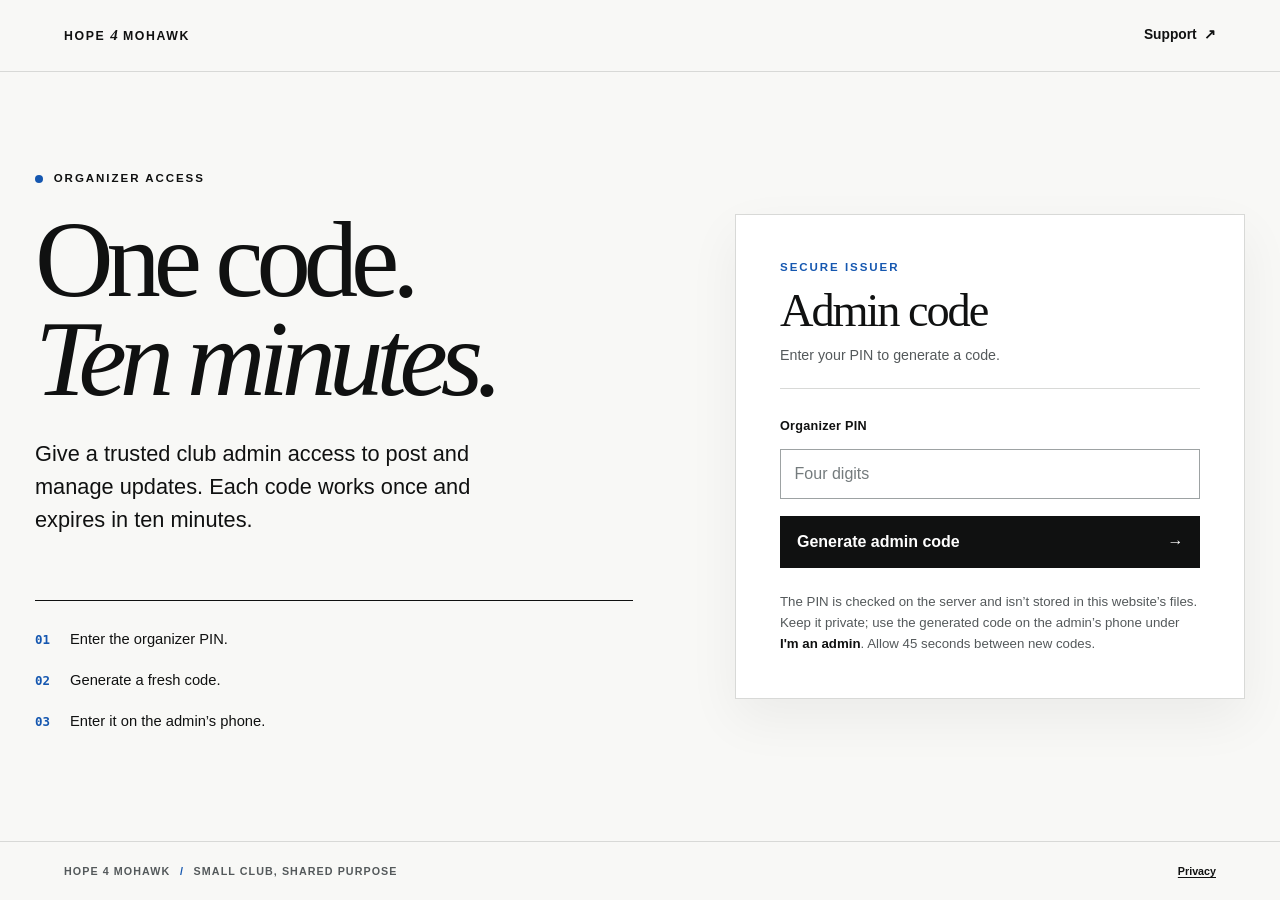
<file: admin/index.html>
<!doctype html>
<html lang="en">
<head>
  <meta charset="utf-8">
  <meta name="viewport" content="width=device-width, initial-scale=1">
  <meta name="color-scheme" content="light">
  <meta name="robots" content="noindex, nofollow, noarchive">
  <meta name="description" content="Owner-only admin code issuer for Hope 4 Mohawk.">
  <meta http-equiv="Content-Security-Policy" content="default-src 'none'; script-src 'self'; style-src 'self'; img-src 'self'; connect-src https://mnmcwvzevbkrwqfjpryh.supabase.co; base-uri 'none'; form-action 'self'; frame-ancestors 'none'; upgrade-insecure-requests">
  <title>Admin access · Hope 4 Mohawk</title>
  <link rel="icon" type="image/svg+xml" href="../favicon.svg">
  <link rel="stylesheet" href="./style.css">
  <script src="./app.js?v=20261002" defer></script>
</head>
<body>
  <a class="skip-link" href="#main">Skip to content</a>
  <header class="site-header">
    <a class="wordmark" href="../" aria-label="Hope 4 Mohawk support home">HOPE <span>4</span> MOHAWK</a>
    <a class="support-link" href="../">Support <span aria-hidden="true">↗</span></a>
  </header>

  <main id="main" class="page">
    <section class="intro" aria-labelledby="page-title">
      <p class="eyebrow"><span class="dot" aria-hidden="true"></span> ORGANIZER ACCESS</p>
      <h1 id="page-title">One code.<br><em>Ten minutes.</em></h1>
      <p class="lead">Give a trusted club admin access to post and manage updates. Each code works once and expires in ten minutes.</p>
      <div class="rule"></div>
      <div class="steps" aria-label="How it works">
        <p><strong>01</strong><span>Enter the organizer PIN.</span></p>
        <p><strong>02</strong><span>Generate a fresh code.</span></p>
        <p><strong>03</strong><span>Enter it on the admin’s phone.</span></p>
      </div>
    </section>

    <section class="workspace" aria-labelledby="workspace-title">
      <div class="workspace-heading">
        <p class="overline">SECURE ISSUER</p>
        <h2 id="workspace-title">Admin code</h2>
        <p id="status" class="status" role="status" aria-live="polite">Enter your PIN to generate a code.</p>
        <p id="hosted-site-note" hidden><a href="https://callan-watkins.github.io/hope4mohawk-support/admin/">Open the live admin-code website →</a></p>
      </div>

      <div id="issuer-panel">
        <form id="pin-form" class="form-stack">
          <label for="pin">Organizer PIN</label>
          <input id="pin" name="pin" type="password" inputmode="numeric" autocomplete="off" pattern="[0-9]{4}" minlength="4" maxlength="4" required aria-describedby="pin-note" placeholder="Four digits">
          <button id="generate-button" class="primary-button" type="submit">Generate admin code <span aria-hidden="true">→</span></button>
        </form>
        <div id="code-panel" class="code-panel" hidden>
          <p class="overline">SINGLE USE · EIGHT CHARACTERS</p>
          <output id="code" aria-label="New admin code"></output>
          <div class="code-bottom"><p id="countdown" role="timer">Expires in 10:00</p><button id="copy-button" type="button">Copy code</button></div>
        </div>
        <p id="pin-note" class="security-note">The PIN is checked on the server and isn’t stored in this website’s files. Keep it private; use the generated code on the admin’s phone under <strong>I'm an admin</strong>. Allow 45 seconds between new codes.</p>
      </div>
    </section>
  </main>

  <footer class="site-footer">
    <span>HOPE 4 MOHAWK <span class="divider">/</span> SMALL CLUB, SHARED PURPOSE</span>
    <a href="../privacy.html">Privacy</a>
  </footer>
</body>
</html>
</file>
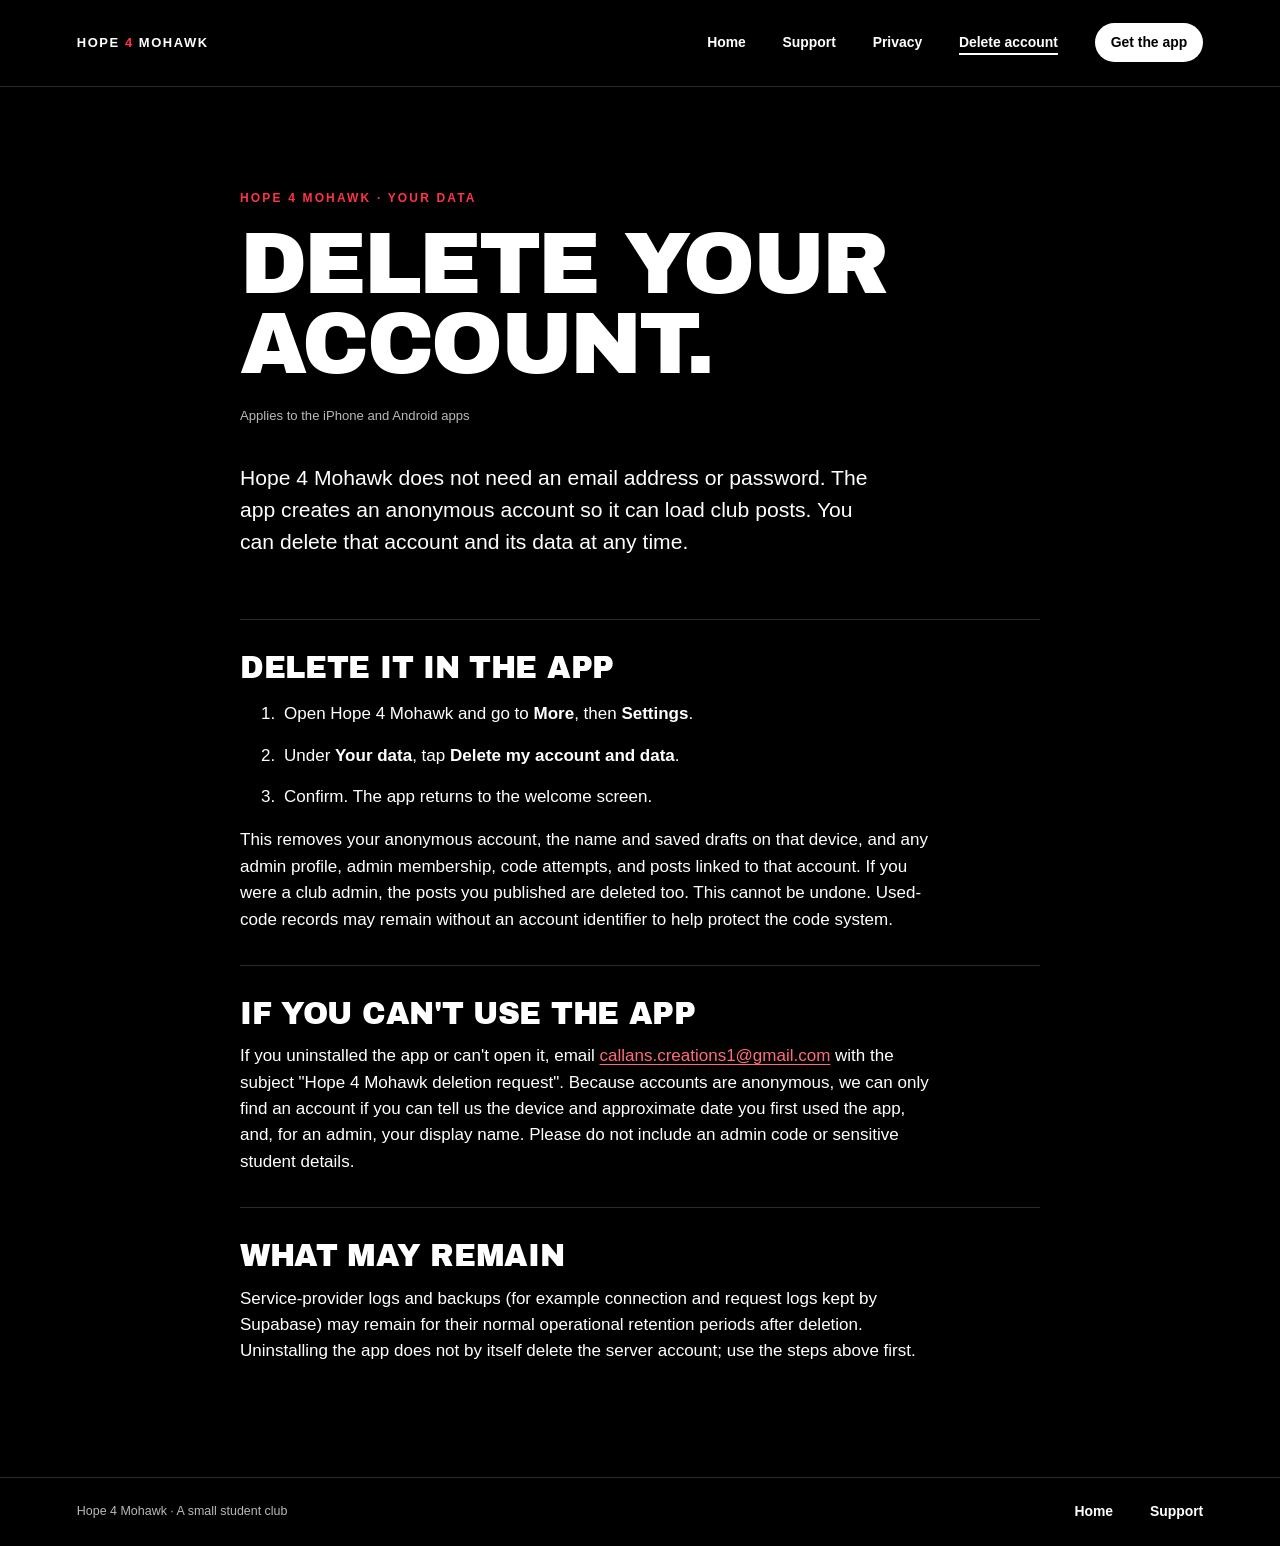
<file: delete-account.html>
<!doctype html>
<html lang="en">
<head>
  <meta charset="utf-8">
  <meta name="viewport" content="width=device-width, initial-scale=1">
  <meta name="color-scheme" content="dark">
  <meta name="apple-itunes-app" content="app-id=6815902570">
  <meta name="description" content="How to delete your Hope 4 Mohawk account and data.">
  <title>Delete your account · Hope 4 Mohawk</title>
  <link rel="icon" type="image/svg+xml" href="favicon.svg">
  <link rel="stylesheet" href="style.css?v=2">
</head>
<body>
  <a class="skip-link" href="#main">Skip to content</a>
  <header class="site-header">
    <a class="wordmark" href="./" aria-label="Hope 4 Mohawk home">HOPE <span>4</span> MOHAWK</a>
    <nav aria-label="Site navigation">
      <a href="./">Home</a>
      <a href="./#support">Support</a>
      <a href="privacy.html">Privacy</a>
      <a href="delete-account.html" aria-current="page">Delete account</a>
      <a class="get-app" href="https://apps.apple.com/us/app/hope-4-mohawk/id6815902570">Get the app</a>
    </nav>
  </header>

  <main id="main" class="page policy">
    <p class="eyebrow">HOPE 4 MOHAWK · YOUR DATA</p>
    <h1>Delete your account.</h1>
    <p class="updated">Applies to the iPhone and Android apps</p>
    <p class="intro">Hope 4 Mohawk does not need an email address or password. The app creates an anonymous account so it can load club posts. You can delete that account and its data at any time.</p>

    <section>
      <h2>Delete it in the app</h2>
      <ol>
        <li>Open Hope 4 Mohawk and go to <strong>More</strong>, then <strong>Settings</strong>.</li>
        <li>Under <strong>Your data</strong>, tap <strong>Delete my account and data</strong>.</li>
        <li>Confirm. The app returns to the welcome screen.</li>
      </ol>
      <p>This removes your anonymous account, the name and saved drafts on that device, and any admin profile, admin membership, code attempts, and posts linked to that account. If you were a club admin, the posts you published are deleted too. This cannot be undone. Used-code records may remain without an account identifier to help protect the code system.</p>
    </section>

    <section>
      <h2>If you can't use the app</h2>
      <p>If you uninstalled the app or can't open it, email <a href="mailto:callans.creations1@gmail.com?subject=Hope%204%20Mohawk%20deletion%20request">callans.creations1@gmail.com</a> with the subject "Hope 4 Mohawk deletion request". Because accounts are anonymous, we can only find an account if you can tell us the device and approximate date you first used the app, and, for an admin, your display name. Please do not include an admin code or sensitive student details.</p>
    </section>

    <section>
      <h2>What may remain</h2>
      <p>Service-provider logs and backups (for example connection and request logs kept by Supabase) may remain for their normal operational retention periods after deletion. Uninstalling the app does not by itself delete the server account; use the steps above first.</p>
    </section>
  </main>

  <footer class="site-footer">
    <p>Hope 4 Mohawk · A small student club</p>
    <nav aria-label="Footer"><a href="./">Home</a><a href="./#support">Support</a></nav>
  </footer>
</body>
</html>
</file>
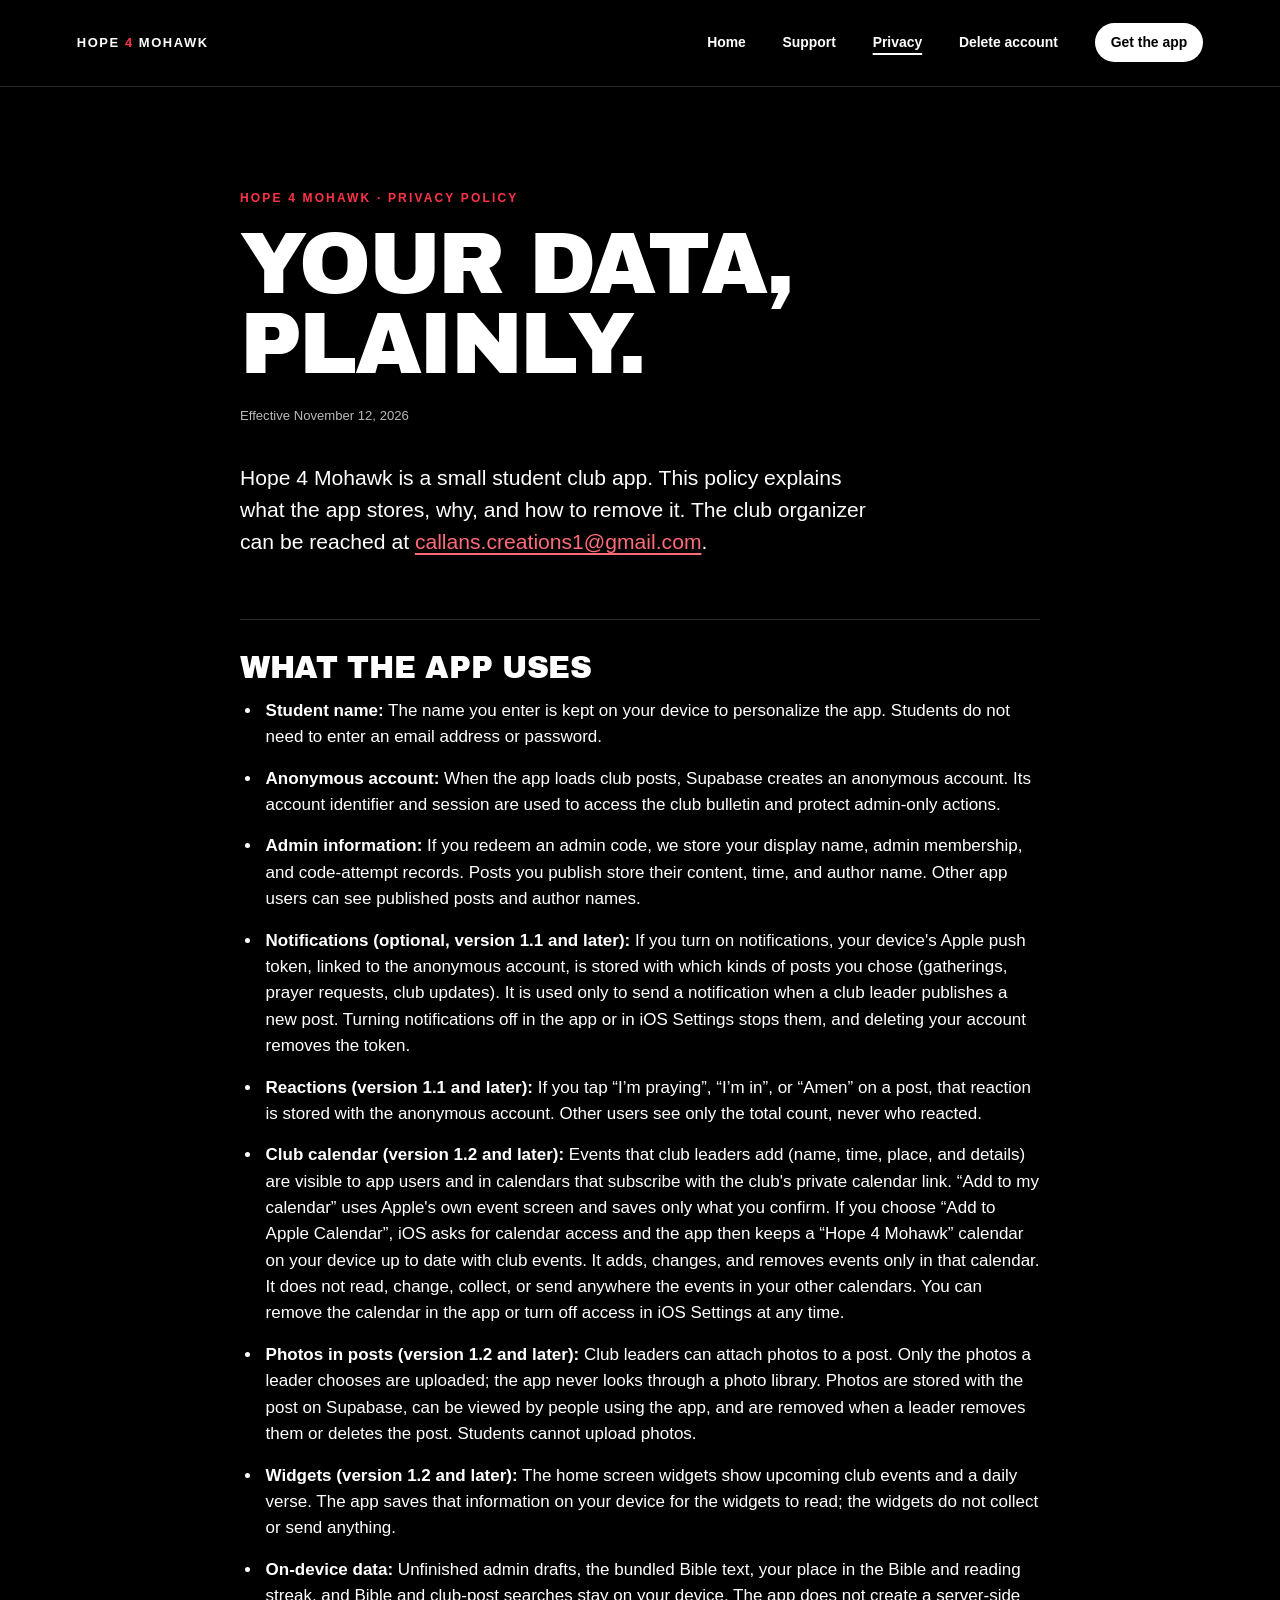
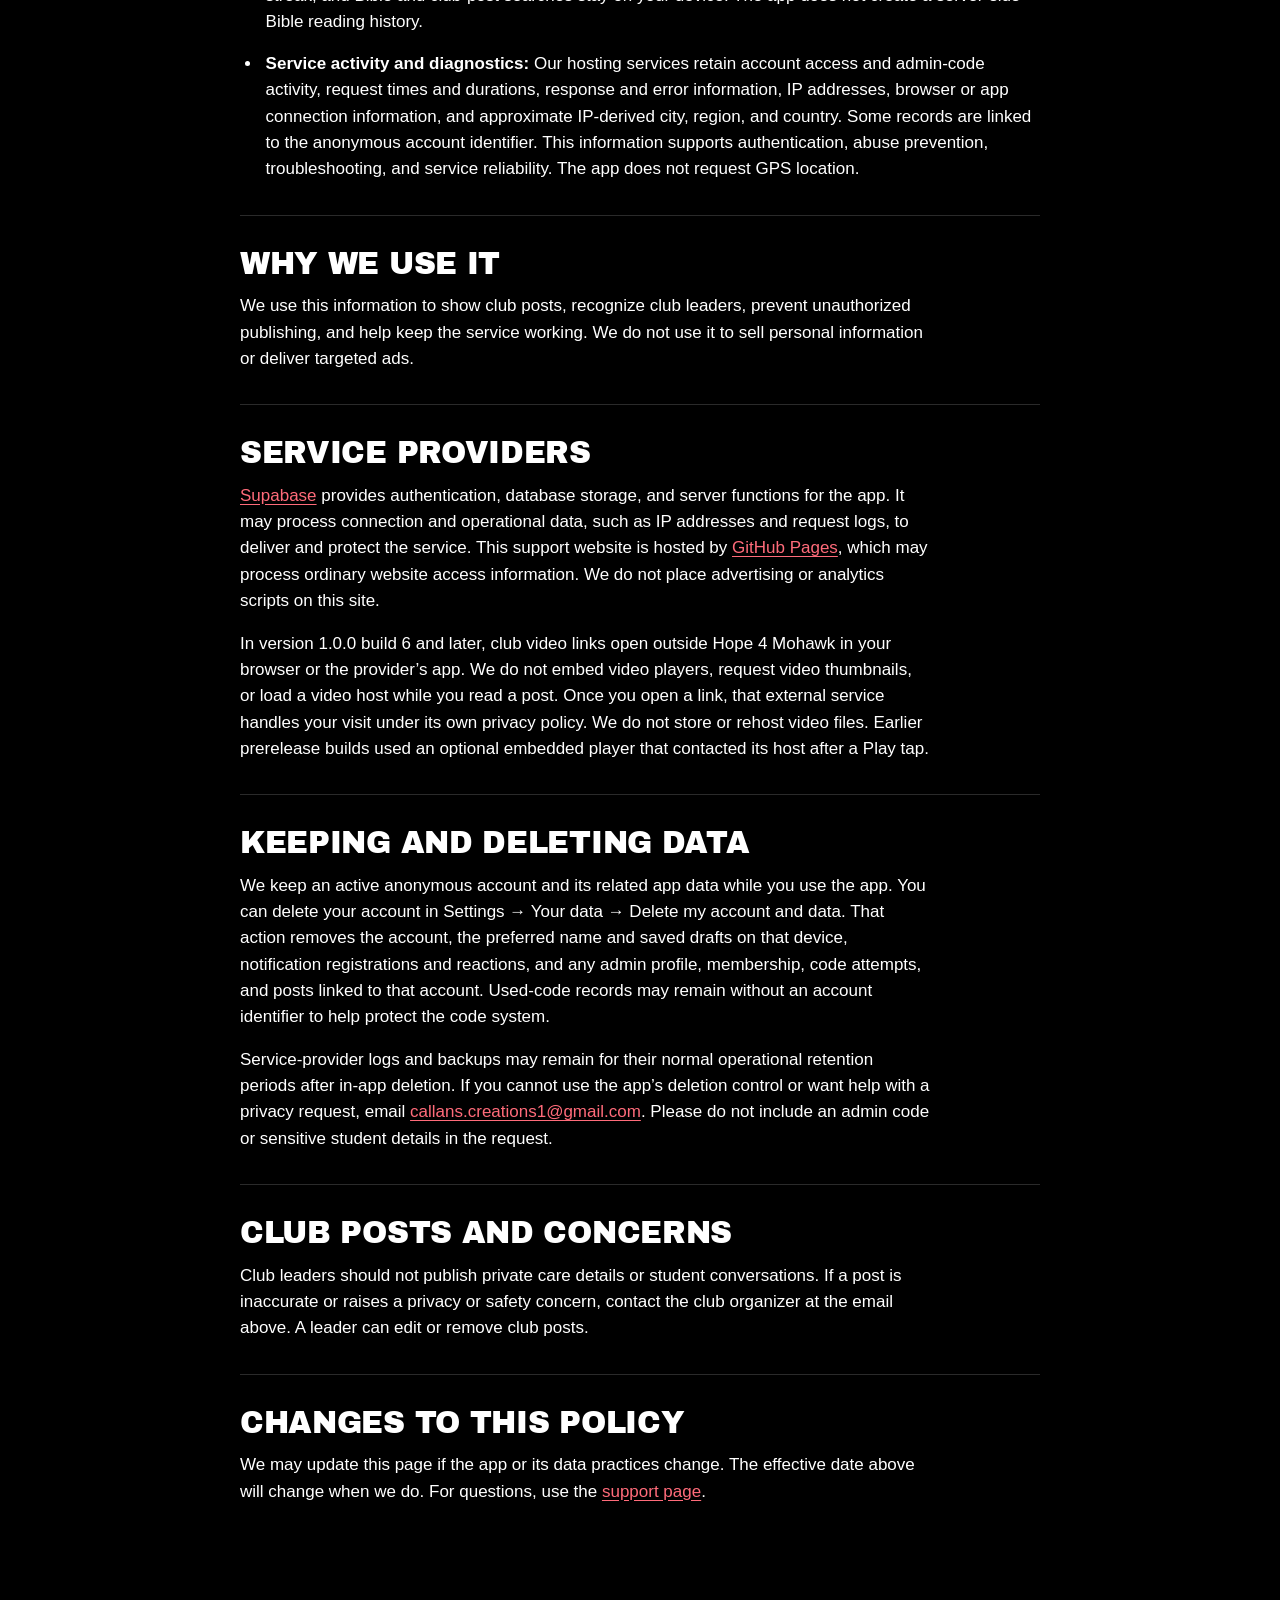
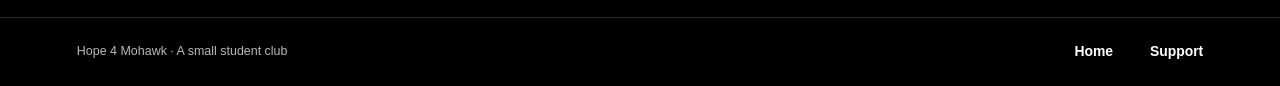
<file: privacy.html>
<!doctype html>
<html lang="en">
<head>
  <meta charset="utf-8">
  <meta name="viewport" content="width=device-width, initial-scale=1">
  <meta name="color-scheme" content="dark">
  <meta name="apple-itunes-app" content="app-id=6815902570">
  <meta name="description" content="Privacy policy for the Hope 4 Mohawk student club app.">
  <title>Privacy · Hope 4 Mohawk</title>
  <link rel="icon" type="image/svg+xml" href="favicon.svg">
  <link rel="stylesheet" href="style.css?v=2">
</head>
<body>
  <a class="skip-link" href="#main">Skip to content</a>
  <header class="site-header">
    <a class="wordmark" href="./" aria-label="Hope 4 Mohawk home">HOPE <span>4</span> MOHAWK</a>
    <nav aria-label="Site navigation">
      <a href="./">Home</a>
      <a href="./#support">Support</a>
      <a href="privacy.html" aria-current="page">Privacy</a>
      <a href="delete-account.html">Delete account</a>
      <a class="get-app" href="https://apps.apple.com/us/app/hope-4-mohawk/id6815902570">Get the app</a>
    </nav>
  </header>

  <main id="main" class="page policy">
    <p class="eyebrow">HOPE 4 MOHAWK · PRIVACY POLICY</p>
    <h1>Your data, plainly.</h1>
    <p class="updated">Effective November 12, 2026</p>
    <p class="intro">Hope 4 Mohawk is a small student club app. This policy explains what the app stores, why, and how to remove it. The club organizer can be reached at <a href="mailto:callans.creations1@gmail.com">callans.creations1@gmail.com</a>.</p>

    <section>
      <h2>What the app uses</h2>
      <ul>
        <li><strong>Student name:</strong> The name you enter is kept on your device to personalize the app. Students do not need to enter an email address or password.</li>
        <li><strong>Anonymous account:</strong> When the app loads club posts, Supabase creates an anonymous account. Its account identifier and session are used to access the club bulletin and protect admin-only actions.</li>
        <li><strong>Admin information:</strong> If you redeem an admin code, we store your display name, admin membership, and code-attempt records. Posts you publish store their content, time, and author name. Other app users can see published posts and author names.</li>
        <li><strong>Notifications (optional, version 1.1 and later):</strong> If you turn on notifications, your device's Apple push token, linked to the anonymous account, is stored with which kinds of posts you chose (gatherings, prayer requests, club updates). It is used only to send a notification when a club leader publishes a new post. Turning notifications off in the app or in iOS Settings stops them, and deleting your account removes the token.</li>
        <li><strong>Reactions (version 1.1 and later):</strong> If you tap “I’m praying”, “I’m in”, or “Amen” on a post, that reaction is stored with the anonymous account. Other users see only the total count, never who reacted.</li>
        <li><strong>Club calendar (version 1.2 and later):</strong> Events that club leaders add (name, time, place, and details) are visible to app users and in calendars that subscribe with the club's private calendar link. “Add to my calendar” uses Apple's own event screen and saves only what you confirm. If you choose “Add to Apple Calendar”, iOS asks for calendar access and the app then keeps a “Hope 4 Mohawk” calendar on your device up to date with club events. It adds, changes, and removes events only in that calendar. It does not read, change, collect, or send anywhere the events in your other calendars. You can remove the calendar in the app or turn off access in iOS Settings at any time.</li>
        <li><strong>Photos in posts (version 1.2 and later):</strong> Club leaders can attach photos to a post. Only the photos a leader chooses are uploaded; the app never looks through a photo library. Photos are stored with the post on Supabase, can be viewed by people using the app, and are removed when a leader removes them or deletes the post. Students cannot upload photos.</li>
        <li><strong>Widgets (version 1.2 and later):</strong> The home screen widgets show upcoming club events and a daily verse. The app saves that information on your device for the widgets to read; the widgets do not collect or send anything.</li>
        <li><strong>On-device data:</strong> Unfinished admin drafts, the bundled Bible text, your place in the Bible and reading streak, and Bible and club-post searches stay on your device. The app does not create a server-side Bible reading history.</li>
        <li><strong>Service activity and diagnostics:</strong> Our hosting services retain account access and admin-code activity, request times and durations, response and error information, IP addresses, browser or app connection information, and approximate IP-derived city, region, and country. Some records are linked to the anonymous account identifier. This information supports authentication, abuse prevention, troubleshooting, and service reliability. The app does not request GPS location.</li>
      </ul>
    </section>

    <section>
      <h2>Why we use it</h2>
      <p>We use this information to show club posts, recognize club leaders, prevent unauthorized publishing, and help keep the service working. We do not use it to sell personal information or deliver targeted ads.</p>
    </section>

    <section>
      <h2>Service providers</h2>
      <p><a href="https://supabase.com/privacy">Supabase</a> provides authentication, database storage, and server functions for the app. It may process connection and operational data, such as IP addresses and request logs, to deliver and protect the service. This support website is hosted by <a href="https://docs.github.com/en/site-policy/privacy-policies/github-general-privacy-statement">GitHub Pages</a>, which may process ordinary website access information. We do not place advertising or analytics scripts on this site.</p>
      <p>In version 1.0.0 build 6 and later, club video links open outside Hope 4 Mohawk in your browser or the provider’s app. We do not embed video players, request video thumbnails, or load a video host while you read a post. Once you open a link, that external service handles your visit under its own privacy policy. We do not store or rehost video files. Earlier prerelease builds used an optional embedded player that contacted its host after a Play tap.</p>
    </section>

    <section>
      <h2>Keeping and deleting data</h2>
      <p>We keep an active anonymous account and its related app data while you use the app. You can delete your account in Settings → Your data → Delete my account and data. That action removes the account, the preferred name and saved drafts on that device, notification registrations and reactions, and any admin profile, membership, code attempts, and posts linked to that account. Used-code records may remain without an account identifier to help protect the code system.</p>
      <p>Service-provider logs and backups may remain for their normal operational retention periods after in-app deletion. If you cannot use the app’s deletion control or want help with a privacy request, email <a href="mailto:callans.creations1@gmail.com?subject=Hope%204%20Mohawk%20privacy%20request">callans.creations1@gmail.com</a>. Please do not include an admin code or sensitive student details in the request.</p>
    </section>

    <section>
      <h2>Club posts and concerns</h2>
      <p>Club leaders should not publish private care details or student conversations. If a post is inaccurate or raises a privacy or safety concern, contact the club organizer at the email above. A leader can edit or remove club posts.</p>
    </section>

    <section>
      <h2>Changes to this policy</h2>
      <p>We may update this page if the app or its data practices change. The effective date above will change when we do. For questions, use the <a href="./">support page</a>.</p>
    </section>
  </main>

  <footer class="site-footer">
    <p>Hope 4 Mohawk · A small student club</p>
    <nav aria-label="Footer"><a href="./">Home</a> <a href="./#support">Support</a></nav>
  </footer>
</body>
</html>
</file>
<file: site.css>
@font-face { font-family: "Archivo Black"; src: url("assets/ArchivoBlack.ttf") format("truetype"); font-display: swap; }

/* ---------- Looks (mirror the app's palettes) ---------- */
:root, html[data-look="classic"] {
  color-scheme: dark;
  --bg: #000; --bg2: #0e0e0e; --card: #141414; --card-2: #1c1c1c;
  --ink: #fff; --ink-2: #b9b9b9; --line: #2a2a2a;
  --accent: #ff3347; --accent-ink: #fff; --accent-deep: #d6182d;
  --glow: rgba(214, 24, 45, .55); --glass: rgba(20,20,20,.72); --chip: #fff; --chip-ink: #111;
  --display: "Archivo Black", "Helvetica Neue", Arial, sans-serif;
  --blob-a: #d6182d; --blob-b: #4d0a12; --blob-c: transparent; --blob-o: .55;
}
html[data-look="clean"] {
  color-scheme: light;
  --bg: #f2f3f5; --bg2: #e9ebef; --card: #fff; --card-2: #f7f8fa;
  --ink: #111216; --ink-2: #5d616a; --line: #dfe2e7;
  --accent: #2f6bff; --accent-ink: #fff; --accent-deep: #2f6bff;
  --glow: rgba(47, 107, 255, .25); --glass: rgba(255,255,255,.8); --chip: #111216; --chip-ink: #fff;
  --blob-a: #c9d7ff; --blob-b: #ffffff; --blob-c: transparent; --blob-o: .7;
}
html[data-look="bold"] {
  color-scheme: dark;
  --bg: #2443ff; --bg2: #1f3bf0; --card: #3a57ff; --card-2: #4a65ff;
  --ink: #fff; --ink-2: #dfe4ff; --line: #5570ff;
  --accent: #ffe14d; --accent-ink: #0e1a8c; --accent-deep: #ffe14d;
  --glow: rgba(255, 225, 77, .35); --glass: rgba(14,26,140,.55); --chip: #ffe14d; --chip-ink: #0e1a8c;
  --display: "Archivo Black", ui-rounded, "SF Pro Rounded", sans-serif;
  --blob-a: #ffffff; --blob-b: #0e1a8c; --blob-c: transparent; --blob-o: .28;
}
html[data-look="moody"] {
  color-scheme: dark;
  --bg: #050505; --bg2: #0b0b0b; --card: #121212; --card-2: #1a1a1a;
  --ink: #f2f2f2; --ink-2: #8e8e93; --line: #262626;
  --accent: #ff5a1f; --accent-ink: #fff; --accent-deep: #ff5a1f;
  --glow: rgba(255, 90, 31, .5); --glass: rgba(18,18,18,.7); --chip: #f2f2f2; --chip-ink: #111;
  --blob-a: #ff5a1f; --blob-b: #3a1205; --blob-c: transparent; --blob-o: .6;
}
html[data-look="glass"] {
  color-scheme: light;
  --bg: #f4d8c8; --bg2: #f0cdbb; --card: rgba(255,255,255,.45); --card-2: rgba(255,255,255,.6);
  --ink: #2a1810; --ink-2: #6e4a3a; --line: rgba(255,255,255,.65);
  --accent: #e8551e; --accent-ink: #fff; --accent-deep: #c2410c;
  --glow: rgba(255, 138, 61, .45); --glass: rgba(255,255,255,.45); --chip: #2a1810; --chip-ink: #fff;
  --blob-a: #ff8a3d; --blob-b: #ff7fa8; --blob-c: #9db7ff; --blob-o: .85;
}

/* ---------- Base ---------- */
* { box-sizing: border-box; }
html { scroll-behavior: smooth; scroll-padding-top: 84px; overflow-x: clip; }
.hero-stage, .looks-phone, .final { overflow: clip; overflow-clip-margin: 40px; }
body {
  margin: 0; background: var(--bg); color: var(--ink);
  font: 17px/1.55 -apple-system, BlinkMacSystemFont, "Segoe UI", Inter, Roboto, sans-serif;
  -webkit-font-smoothing: antialiased; overflow-x: clip;
  transition: background-color .5s ease, color .5s ease;
}
img { max-width: 100%; height: auto; display: block; }
a { color: inherit; }
h1, h2, h3, p { margin: 0; }
button { font: inherit; color: inherit; cursor: pointer; }
:focus-visible { outline: 3px solid var(--accent); outline-offset: 3px; border-radius: 6px; }
.skip-link { position: absolute; left: 1rem; top: -5rem; padding: .7rem 1rem; background: var(--ink); color: var(--bg); z-index: 100; border-radius: 10px; }
.skip-link:focus { top: 1rem; }
em { font-style: normal; color: var(--accent); }
.eyebrow { display: inline-flex; align-items: center; gap: .6rem; font-size: .78rem; font-weight: 750; letter-spacing: .16em; text-transform: uppercase; color: var(--ink-2); }
.dot { width: 8px; height: 8px; border-radius: 50%; background: var(--accent); box-shadow: 0 0 0 0 var(--accent); animation: pulse 2s infinite; }
@keyframes pulse { 70% { box-shadow: 0 0 0 10px transparent; } 100% { box-shadow: 0 0 0 0 transparent; } }
.soon { font-style: normal; font-size: .62rem; letter-spacing: .08em; padding: .2rem .5rem; border-radius: 99px; background: var(--accent); color: var(--accent-ink); vertical-align: middle; text-transform: uppercase; font-weight: 800; white-space: nowrap; }
.mega { font-family: var(--display); font-size: clamp(3.4rem, 10.5vw, 9.5rem); line-height: .86; letter-spacing: -.035em; text-transform: uppercase; }
.big { font-family: var(--display); font-size: clamp(2.3rem, 6vw, 5rem); line-height: .92; letter-spacing: -.03em; text-transform: uppercase; margin-top: .9rem; }
.lede { font-size: clamp(1.08rem, 1.9vw, 1.3rem); color: var(--ink-2); max-width: 34rem; }
section { position: relative; padding: clamp(4.5rem, 11vw, 9rem) clamp(1rem, 5vw, 5rem); }
.section-head { max-width: 1200px; margin: 0 auto clamp(2.5rem, 6vw, 4.5rem); }

/* backdrop blobs (glass / glows) */
.backdrop { position: fixed; inset: 0; z-index: -1; pointer-events: none; overflow: hidden; }
.backdrop i { position: absolute; border-radius: 50%; filter: blur(90px); opacity: var(--blob-o); transition: background .6s, opacity .6s; }
.backdrop i:nth-child(1) { width: 60vmax; height: 60vmax; left: -18vmax; top: -22vmax; background: var(--blob-a); animation: drift 22s ease-in-out infinite alternate; }
.backdrop i:nth-child(2) { width: 50vmax; height: 50vmax; right: -20vmax; top: 30vh; background: var(--blob-b); animation: drift 28s ease-in-out infinite alternate-reverse; }
.backdrop i:nth-child(3) { width: 45vmax; height: 45vmax; left: 20vw; bottom: -25vmax; background: var(--blob-c); animation: drift 25s ease-in-out infinite alternate; }
@keyframes drift { to { transform: translate(6vw, 4vh) scale(1.08); } }
html[data-look="classic"] .backdrop i:nth-child(1), html[data-look="moody"] .backdrop i:nth-child(1) { opacity: .35; }
body::after { content: ""; position: fixed; inset: 0; pointer-events: none; z-index: 60; opacity: .05; mix-blend-mode: overlay;
  background-image: url("data:image/svg+xml,%3Csvg xmlns='http://www.w3.org/2000/svg' width='160' height='160'%3E%3Cfilter id='n'%3E%3CfeTurbulence baseFrequency='.85' numOctaves='3'/%3E%3C/filter%3E%3Crect width='160' height='160' filter='url(%23n)'/%3E%3C/svg%3E"); }

.progress { position: fixed; top: 0; left: 0; right: 0; height: 3px; z-index: 90; }
.progress span { display: block; height: 100%; width: 100%; background: var(--accent); transform-origin: 0 50%; transform: scaleX(0); }

/* ---------- Buttons ---------- */
.btn { display: inline-flex; align-items: center; justify-content: center; gap: .6rem; padding: .95rem 1.5rem; border-radius: 999px; font-weight: 750; text-decoration: none; border: 0; transition: transform .2s ease, background .3s, box-shadow .3s; }
.btn:hover { transform: translateY(-2px); }
.btn:active { transform: translateY(0) scale(.98); }
.btn-sm { padding: .6rem 1.05rem; font-size: .9rem; }
.btn { white-space: nowrap; flex-shrink: 0; }
.brand { min-width: 0; overflow: hidden; }
.store, .store-badge { background: var(--ink); color: var(--bg); }
.store-badge { padding: .8rem 1.5rem .8rem 1.15rem; box-shadow: 0 10px 40px -10px var(--glow); }
.store-badge svg { width: 26px; height: 26px; }
.store-badge span { display: flex; flex-direction: column; line-height: 1.05; font-size: 1.3rem; font-weight: 800; letter-spacing: -.01em; text-align: left; }
.store-badge small { font-size: .7rem; font-weight: 600; letter-spacing: .02em; opacity: .75; }
.ghost { background: transparent; color: var(--ink); box-shadow: inset 0 0 0 1.5px var(--line); }
.ghost:hover { box-shadow: inset 0 0 0 1.5px var(--ink); }

/* ---------- Nav ---------- */
.nav { position: fixed; top: 12px; left: 50%; transform: translateX(-50%); z-index: 80; width: min(1180px, calc(100% - 24px));
  display: flex; align-items: center; justify-content: space-between; gap: 1rem; padding: .5rem .55rem .5rem .8rem;
  background: var(--glass); backdrop-filter: blur(18px) saturate(1.4); -webkit-backdrop-filter: blur(18px) saturate(1.4);
  border: 1px solid var(--line); border-radius: 999px; transition: background .5s, border-color .5s, transform .35s; }
.nav.hide { transform: translate(-50%, -130%); }
.brand { display: flex; align-items: center; gap: .6rem; text-decoration: none; font-weight: 850; letter-spacing: .12em; font-size: .78rem; white-space: nowrap; }
.brand img { border-radius: 9px; }
.brand b, .foot-brand b { color: var(--accent); }
.nav nav { display: flex; gap: clamp(.8rem, 2.5vw, 2rem); }
.nav nav a { text-decoration: none; font-size: .9rem; font-weight: 650; color: var(--ink-2); transition: color .2s; }
.nav nav a:hover, .nav nav a.active { color: var(--ink); }

/* ---------- Hero ---------- */
.hero { min-height: 100svh; display: grid; grid-template-columns: 1.15fr .85fr; align-items: center; gap: 2rem; max-width: 1300px; margin: 0 auto; padding-top: 8rem; }
.hero-copy { display: grid; gap: 1.6rem; position: relative; z-index: 2; }
.hero .mega { font-size: clamp(3.6rem, 9.4vw, 8.6rem); }
.cta-row { display: flex; flex-wrap: wrap; gap: .8rem; align-items: center; }
.qr-card { display: flex; align-items: center; gap: 1rem; padding: .7rem 1rem .7rem .7rem; border-radius: 20px; background: var(--card); border: 1px solid var(--line); width: fit-content; }
.qr-card img { border-radius: 10px; background: #f5f2ec; }
.qr-card p { font-size: .88rem; color: var(--ink-2); line-height: 1.35; }
.qr-card b { color: var(--ink); }
.hero-stage { position: relative; height: min(78vh, 720px); display: grid; place-items: center; perspective: 1200px; }
.ring { position: absolute; width: 115%; aspect-ratio: 1; border-radius: 50%; background: radial-gradient(circle, var(--glow) 0%, transparent 62%); animation: breathe 6s ease-in-out infinite; }
@keyframes breathe { 50% { transform: scale(1.08); opacity: .8; } }
.phone { position: relative; width: min(300px, 70vw); aspect-ratio: 600 / 1305; border-radius: 46px; padding: 9px; background: linear-gradient(145deg, #3a3a3a, #0a0a0a 40%, #2a2a2a); box-shadow: 0 0 0 1.5px #555 inset, 0 40px 90px -20px rgba(0,0,0,.6), 0 0 0 1px rgba(255,255,255,.06); }
.phone img { width: 100%; height: 100%; object-fit: cover; border-radius: 38px; }
.phone::before { content: ""; position: absolute; top: 19px; left: 50%; width: 30%; height: 22px; transform: translateX(-50%); background: #000; border-radius: 20px; z-index: 3; }
.tilt { transform: rotateY(-14deg) rotateX(6deg) rotateZ(2deg); transition: transform .25s ease-out; transform-style: preserve-3d; }
.float { position: absolute; z-index: 4; background: var(--glass); backdrop-filter: blur(14px); -webkit-backdrop-filter: blur(14px); border: 1px solid var(--line); box-shadow: 0 20px 50px -15px rgba(0,0,0,.45); animation: bob 6s ease-in-out infinite; }
@keyframes bob { 50% { transform: translateY(-12px); } }
.card-count { left: -4%; top: 16%; padding: 1rem 1.2rem; border-radius: 22px; display: grid; min-width: 170px; animation-delay: -2s; background: #111; color: #fff; border-color: #333; }
.card-count small { font-size: .65rem; letter-spacing: .16em; text-transform: uppercase; opacity: .6; font-weight: 700; }
.card-count strong { font-family: var(--display); font-size: 3.6rem; line-height: 1; color: var(--accent); }
html[data-look="glass"] .card-count strong { color: #ffe7c7; }
.card-count span { font-weight: 700; }
.card-count em { color: #bbb; font-size: .82rem; margin-top: .2rem; }
.chip { padding: .7rem 1rem; border-radius: 99px; font-size: .88rem; font-weight: 700; display: flex; align-items: center; gap: .5rem; white-space: nowrap; }
.f2 { right: -2%; top: 46%; animation-delay: -4s; }
.f3 { left: 4%; bottom: 12%; animation-delay: -1s; }
.tick { width: 22px; height: 22px; border-radius: 50%; display: grid; place-items: center; background: #34c759; color: #fff; font-size: .8rem; }
.flame { width: 14px; height: 18px; background: var(--accent); border-radius: 50% 50% 50% 50% / 60% 60% 40% 40%; transform: rotate(-8deg); box-shadow: 0 0 14px var(--accent); }
.sticker { position: absolute; right: 2%; top: 8%; z-index: 5; font-family: var(--display); text-transform: uppercase; font-size: 1rem; padding: .7rem 1rem; background: var(--accent); color: var(--accent-ink); transform: rotate(8deg); border-radius: 8px; box-shadow: 0 12px 30px -8px var(--glow); }

/* ---------- Ticker ---------- */
.ticker { overflow: hidden; background: var(--accent); color: var(--accent-ink); transform: rotate(-2deg) scale(1.04); margin: 2rem 0; padding: 1rem 0; box-shadow: 0 20px 60px -20px var(--glow); }
.ticker-track { display: flex; width: max-content; animation: scroll 38s linear infinite; }
.ticker span { font-family: var(--display); text-transform: uppercase; font-size: clamp(1.2rem, 2.6vw, 2rem); padding: 0 1.6rem; white-space: nowrap; display: flex; align-items: center; gap: 1.6rem; }
.ticker span::after { content: "✦"; font-size: .7em; }
@keyframes scroll { to { transform: translateX(-50%); } }

/* ---------- Stats ---------- */
.stats { display: grid; grid-template-columns: repeat(4, 1fr); gap: 1px; max-width: 1200px; margin: 0 auto; padding-block: clamp(3rem, 7vw, 5rem); }
.stat { padding: 1.5rem 1.4rem; border-left: 1px solid var(--line); display: grid; gap: .6rem; align-content: start; }
.stat b { font-family: var(--display); font-size: clamp(3rem, 6vw, 5rem); line-height: .9; color: var(--accent); }
.stat span { color: var(--ink-2); font-size: .95rem; }

/* ---------- Feature story ---------- */
.story { max-width: 1200px; margin: 0 auto; display: grid; grid-template-columns: 1fr 1fr; gap: clamp(2rem, 6vw, 6rem); }
.story-phone { position: sticky; top: 12vh; height: 76vh; display: grid; place-items: center; }
.story-phone .phone { width: min(320px, 30vw); }
.story-phone .shot { position: absolute; inset: 9px; width: calc(100% - 18px); height: calc(100% - 18px); opacity: 0; transform: scale(.96); transition: opacity .55s ease, transform .55s ease; }
.story-phone .shot.is-on { opacity: 1; transform: none; }
.story-phone::before { content: ""; position: absolute; width: 90%; aspect-ratio: 1; border-radius: 50%; background: radial-gradient(circle, var(--glow), transparent 65%); }
.story-dots { position: absolute; right: 0; top: 50%; transform: translateY(-50%); list-style: none; margin: 0; padding: 0; display: grid; gap: .5rem; }
.story-dots li { width: 6px; height: 22px; border-radius: 4px; background: var(--line); transition: background .3s, height .3s; }
.story-dots li.is-on { background: var(--accent); height: 40px; }
.chapter { min-height: 78vh; display: flex; flex-direction: column; justify-content: center; gap: 1.1rem; opacity: .28; transition: opacity .5s; }
.chapter.is-on { opacity: 1; }
.chapter .num { font-family: var(--display); color: var(--accent); font-size: 1rem; letter-spacing: .1em; }
.chapter h3 { font-family: var(--display); text-transform: uppercase; font-size: clamp(1.9rem, 3.6vw, 3.1rem); line-height: .95; letter-spacing: -.02em; }
.chapter p { color: var(--ink-2); font-size: 1.12rem; max-width: 30rem; }
.inline-shot { display: none; }
.verse-demo { display: grid; gap: 1rem; max-width: 32rem; }
.verse-chips { display: flex; flex-wrap: wrap; gap: .5rem; }
.verse-chips button { border: 1px solid var(--line); background: var(--card); padding: .5rem .95rem; border-radius: 99px; font-weight: 700; font-size: .9rem; transition: background .2s, color .2s; }
.verse-chips button[aria-selected="true"] { background: var(--accent); color: var(--accent-ink); border-color: transparent; }
.verse-out { margin: 0; padding: 1.4rem 1.5rem; border-radius: 22px; background: var(--card); border: 1px solid var(--line); }
.verse-out p { font-family: Georgia, "Times New Roman", serif; font-size: 1.35rem; line-height: 1.4; color: var(--ink); transition: opacity .25s; }
.verse-out cite { display: block; margin-top: .8rem; font-style: normal; font-size: .8rem; letter-spacing: .08em; text-transform: uppercase; color: var(--ink-2); font-weight: 700; }

/* ---------- Bento ---------- */
.grid { max-width: 1200px; margin: 0 auto; display: grid; grid-template-columns: repeat(6, 1fr); gap: 1rem; }
.tile { position: relative; overflow: hidden; padding: 1.6rem; border-radius: 30px; background: var(--card); border: 1px solid var(--line); display: flex; flex-direction: column; justify-content: flex-end; gap: .45rem; min-height: 290px; transition: transform .3s, background .5s; }
.tile:hover { transform: translateY(-4px); }
.tile h3 { font-size: 1.3rem; font-weight: 800; letter-spacing: -.01em; }
.tile h3 em { color: var(--accent); }
.tile p { color: var(--ink-2); font-size: .98rem; }
.t-widget { grid-column: span 4; grid-row: span 2; }
.t-photos, .t-notify { grid-column: span 2; }
.t-roles { grid-column: span 3; }
.t-ipad { grid-column: span 3; }
.t-widget { min-height: 420px; }
.t-widget .widget { width: 200px; aspect-ratio: 1; border-radius: 26px; padding: 1rem; display: flex; flex-direction: column; gap: .25rem; box-shadow: 0 30px 60px -20px rgba(0,0,0,.5); }
.t-widget .widget small { font-size: .6rem; letter-spacing: .14em; font-weight: 800; opacity: .65; }
.w-next { background: #111; color: #fff; position: absolute; top: 2.4rem; left: 2.4rem; box-shadow: 0 0 0 1px #2a2a2a, 0 30px 60px -20px rgba(0,0,0,.5) !important; transform: rotate(-4deg); }
.w-next strong { font-size: 1.25rem; line-height: 1.15; margin-top: auto; }
.w-next span { font-size: .8rem; color: #bbb; }
.w-next .room { color: var(--accent); font-weight: 700; }
html[data-look="bold"] .w-next .room { color: #ffe14d; }
.w-verse { background: #f5f2ec; color: #111; position: absolute; top: 4.5rem; left: calc(2.4rem + 225px); transform: rotate(5deg); width: 260px !important; aspect-ratio: auto !important; }
.w-verse p { font-family: Georgia, serif; font-size: 1.1rem; line-height: 1.3; margin: .3rem 0; }
.w-verse span { font-size: .72rem; font-weight: 800; color: #d6182d; }
.photo-stack { position: relative; height: 140px; margin-bottom: auto; }
.photo-stack i { position: absolute; width: 120px; height: 140px; border-radius: 16px; border: 4px solid #fff; box-shadow: 0 14px 30px -10px rgba(0,0,0,.5); transition: transform .4s; }
.photo-stack i:nth-child(1) { left: 6%; transform: rotate(-10deg); background: linear-gradient(160deg, #ffb36b, #d6182d); }
.photo-stack i:nth-child(2) { left: 28%; transform: rotate(4deg); background: linear-gradient(160deg, #9db7ff, #2443ff); }
.photo-stack i:nth-child(3) { left: 50%; transform: rotate(13deg); background: linear-gradient(160deg, #ffe14d, #ff7fa8); }
.t-photos:hover .photo-stack i:nth-child(1) { transform: rotate(-16deg) translateX(-10px); }
.t-photos:hover .photo-stack i:nth-child(3) { transform: rotate(18deg) translateX(10px); }
.notif { margin-bottom: auto; display: grid; grid-template-columns: 38px 1fr auto; gap: .7rem; align-items: start; padding: .8rem; border-radius: 20px; background: var(--card-2); border: 1px solid var(--line); font-size: .82rem; animation: slidein 4s ease-in-out infinite; }
.notif img { border-radius: 9px; }
.notif b { display: block; }
.notif span { color: var(--ink-2); }
.notif time { font-size: .72rem; color: var(--ink-2); }
@keyframes slidein { 0%, 8% { transform: translateY(-120%); opacity: 0; } 18%, 85% { transform: none; opacity: 1; } 100% { transform: translateY(-120%); opacity: 0; } }
.role-toggle { display: inline-flex; padding: 4px; border-radius: 99px; background: var(--card-2); border: 1px solid var(--line); width: fit-content; }
.role-toggle button { border: 0; background: transparent; padding: .5rem 1.1rem; border-radius: 99px; font-weight: 750; font-size: .9rem; color: var(--ink-2); transition: background .25s, color .25s; }
.role-toggle button[aria-pressed="true"] { background: var(--accent); color: var(--accent-ink); }
.role-out { list-style: none; margin: 1rem 0 auto; padding: 0; display: grid; gap: .45rem; }
.role-out li { padding: .65rem .9rem; border-radius: 14px; background: var(--card-2); border: 1px solid var(--line); font-size: .9rem; font-weight: 600; animation: pop .35s ease both; }
.role-out li:nth-child(2) { animation-delay: .06s; } .role-out li:nth-child(3) { animation-delay: .12s; }
@keyframes pop { from { opacity: 0; transform: translateY(8px); } }
.devices { margin-bottom: auto; display: flex; align-items: flex-end; gap: .8rem; height: 150px; }
.devices .ipad { width: 190px; height: 140px; border-radius: 16px; border: 6px solid #222; background: url("assets/shots/look-classic.webp") center 20% / cover, #fff; }
.devices .iphone { width: 62px; height: 128px; border-radius: 14px; border: 4px solid #222; background: url("assets/shots/calendar-dark.webp") center / cover; }

.lock { position: absolute; left: 2.4rem; right: 2.4rem; top: 300px; display: grid; justify-items: start; gap: .1rem; }
.lock-date { font-weight: 700; color: var(--ink-2); font-size: 1rem; }
.lock-time { font-family: var(--display); font-size: clamp(4rem, 8vw, 6.5rem); line-height: .95; letter-spacing: -.02em; }
.lock-widget { display: inline-flex; align-items: center; gap: .6rem; margin-top: .4rem; padding: .45rem .9rem .45rem .45rem; border-radius: 99px; background: var(--card-2); border: 1px solid var(--line); font-size: .85rem; font-weight: 650; }
.lock-widget b { width: 34px; height: 34px; border-radius: 50%; display: grid; place-items: center; border: 3px solid var(--accent); font-size: .72rem; }
.t-widget { min-height: 640px; }

/* ---------- Looks ---------- */
.looks { max-width: 1300px; margin: 0 auto; display: grid; grid-template-columns: 1.1fr .9fr; gap: clamp(2rem, 6vw, 6rem); align-items: center; }
.looks-copy { display: grid; gap: 1.3rem; }
.look-picker { display: grid; gap: .55rem; margin-top: .6rem; }
.look-picker button { display: grid; grid-template-columns: 44px 1fr; grid-template-rows: auto auto; column-gap: 1rem; align-items: center; text-align: left; padding: .75rem 1rem .75rem .75rem; border-radius: 20px; border: 1px solid var(--line); background: var(--card); transition: transform .2s, border-color .2s, background .5s; }
.look-picker button:hover { transform: translateX(4px); }
.look-picker button[aria-checked="true"] { border-color: var(--accent); box-shadow: 0 0 0 1px var(--accent) inset; }
.look-picker .sw { grid-row: span 2; width: 44px; height: 44px; border-radius: 14px; border: 1px solid rgba(128,128,128,.3); }
.look-picker b { font-size: 1.05rem; }
.look-picker small { color: var(--ink-2); font-size: .85rem; }
.sw-classic { background: linear-gradient(135deg, #000 50%, #d6182d 50%); }
.sw-clean { background: linear-gradient(135deg, #f2f3f5 50%, #2f6bff 50%); }
.sw-bold { background: linear-gradient(135deg, #2443ff 50%, #ffe14d 50%); }
.sw-moody { background: radial-gradient(circle at 70% 75%, #ff5a1f, #050505 60%); }
.sw-glass { background: linear-gradient(135deg, #ff8a3d, #ff7fa8, #9db7ff); }
.looks-phone { display: grid; place-items: center; position: relative; }
.looks-phone::before { content: ""; position: absolute; width: 120%; aspect-ratio: 1; border-radius: 50%; background: radial-gradient(circle, var(--glow), transparent 62%); }
.looks-phone .phone { width: min(320px, 72vw); }
.look-shot { position: absolute; inset: 9px; width: calc(100% - 18px) !important; height: calc(100% - 18px) !important; opacity: 0; transition: opacity .5s ease; }
.look-shot.is-on { opacity: 1; }

/* ---------- Icons ---------- */
.icon-stage { max-width: 1200px; margin: 0 auto; display: grid; grid-template-columns: .8fr 1.2fr; gap: clamp(2rem, 5vw, 5rem); align-items: center; }
.homescreen { aspect-ratio: 3 / 4; max-width: 380px; width: 100%; margin: 0 auto; border-radius: 40px; padding: 2.2rem 1.6rem; background: linear-gradient(160deg, #ff8a3d 0%, #d6182d 45%, #1b0b2e 100%); box-shadow: 0 40px 80px -30px rgba(0,0,0,.6); }
.hs-grid > *, .icon-row > * { min-width: 0; }
.hs-grid { display: grid; grid-template-columns: repeat(4, minmax(0, 1fr)); gap: 1.4rem 1rem; }
.hs-grid i { aspect-ratio: 1; border-radius: 22%; background: rgba(255,255,255,.22); backdrop-filter: blur(4px); }
.hs-app { display: grid; gap: .35rem; justify-items: center; }
.hs-app img { width: 100%; border-radius: 22%; box-shadow: 0 10px 20px -6px rgba(0,0,0,.5); transition: transform .35s cubic-bezier(.3,1.6,.5,1); }
.hs-app img.swap { transform: scale(.7) rotate(-8deg); }
.hs-app small { color: #fff; font-size: .58rem; font-weight: 600; white-space: nowrap; text-shadow: 0 1px 3px rgba(0,0,0,.5); }
.icon-row { display: grid; grid-template-columns: repeat(4, 1fr); gap: 1rem; }
.icon-row button { border: 0; background: transparent; display: grid; gap: .5rem; justify-items: center; padding: .6rem; border-radius: 26px; transition: background .2s, transform .2s; }
.icon-row button:hover { transform: translateY(-4px); }
.icon-row img { width: 100%; max-width: 110px; border-radius: 23%; box-shadow: 0 14px 30px -12px rgba(0,0,0,.55); }
.icon-row span { font-weight: 700; font-size: .9rem; color: var(--ink-2); }
.icon-row button[aria-checked="true"] { background: var(--card); box-shadow: 0 0 0 2px var(--accent) inset; }
.icon-row button[aria-checked="true"] span { color: var(--ink); }

/* ---------- Join ---------- */
.steps { max-width: 1200px; margin: 0 auto; padding: 0; list-style: none; display: grid; grid-template-columns: repeat(3, 1fr); gap: 1rem; counter-reset: s; }
.steps li { padding: 2rem 1.6rem; border-radius: 30px; background: var(--card); border: 1px solid var(--line); display: grid; gap: .6rem; }
.steps span { font-family: var(--display); font-size: 4.5rem; line-height: 1; color: var(--accent); }
.steps h3 { font-size: 1.35rem; font-weight: 800; }
.steps p { color: var(--ink-2); }

/* ---------- Privacy band ---------- */
.privacy-band { max-width: 1200px; margin: 0 auto; display: grid; grid-template-columns: 1fr 1fr; gap: 2rem 4rem; align-items: end; border-top: 1px solid var(--line); }
.checks { list-style: none; margin: 0; padding: 0; display: grid; gap: .9rem; font-size: 1.1rem; }
.checks li { display: flex; gap: .8rem; align-items: baseline; }
.checks li::before { content: "✓"; flex: none; width: 26px; height: 26px; display: grid; place-items: center; border-radius: 50%; background: var(--accent); color: var(--accent-ink); font-size: .8rem; font-weight: 900; transform: translateY(4px); }
.text-link { grid-column: 2; font-weight: 750; text-decoration: none; color: var(--accent); }
.text-link:hover { text-decoration: underline; }

/* ---------- FAQ ---------- */
.faq-list { max-width: 900px; margin: 0 auto; display: grid; gap: .6rem; }
.faq .section-head { max-width: 900px; }
details { border-radius: 22px; background: var(--card); border: 1px solid var(--line); overflow: hidden; transition: background .5s; }
summary { list-style: none; cursor: pointer; padding: 1.2rem 1.4rem; font-weight: 750; font-size: 1.08rem; display: flex; justify-content: space-between; align-items: center; gap: 1rem; }
summary::-webkit-details-marker { display: none; }
summary::after { content: "+"; flex: none; width: 32px; height: 32px; display: grid; place-items: center; border-radius: 50%; background: var(--card-2); font-size: 1.3rem; font-weight: 400; transition: transform .3s, background .3s; }
details[open] summary::after { transform: rotate(45deg); background: var(--accent); color: var(--accent-ink); }
details p { padding: 0 1.4rem 1.3rem; color: var(--ink-2); max-width: 44rem; }
details a { color: var(--accent); }

/* ---------- Support ---------- */
.support { max-width: 1200px; margin: 0 auto; display: grid; grid-template-columns: 1.5fr 1fr; gap: 1rem; }
.support-card { padding: clamp(1.6rem, 4vw, 3rem); border-radius: 34px; background: var(--card); border: 1px solid var(--line); display: grid; gap: 1.1rem; }
.support-card .big { margin-top: 0; }
.support-card > p { color: var(--ink-2); }
.mail-row { display: flex; flex-wrap: wrap; align-items: center; gap: .8rem; }
.mail { font-size: clamp(1.1rem, 3vw, 1.7rem); font-weight: 800; overflow-wrap: anywhere; text-decoration-color: var(--accent); text-underline-offset: .2em; }
.note { font-size: .85rem; color: var(--ink-2); }
.urgent { padding: clamp(1.6rem, 4vw, 2.4rem); border-radius: 34px; border: 1.5px dashed var(--line); display: grid; gap: .7rem; align-content: start; }
.urgent h3 { font-size: 1.15rem; }
.urgent p { color: var(--ink-2); }

/* ---------- Final ---------- */
.final { text-align: center; overflow: hidden; }
.final-inner { display: grid; justify-items: center; gap: 2rem; }
.final-logo { width: min(280px, 60vw); filter: drop-shadow(0 20px 50px var(--glow)); }
html[data-look="clean"] .final-logo, html[data-look="glass"] .final-logo { filter: invert(1) drop-shadow(0 20px 50px var(--glow)); }

/* ---------- Footer ---------- */
.foot { max-width: 1200px; margin: 0 auto; padding: 2.5rem clamp(1rem, 5vw, 5rem) 3rem; border-top: 1px solid var(--line); display: grid; grid-template-columns: 1fr auto; gap: 1.2rem 2rem; align-items: center; }
.foot-brand span { font-weight: 850; letter-spacing: .12em; font-size: .85rem; }
.foot-brand p { color: var(--ink-2); font-size: .85rem; }
.foot nav { display: flex; flex-wrap: wrap; gap: 1.4rem; }
.foot nav a { text-decoration: none; font-weight: 650; font-size: .9rem; color: var(--ink-2); }
.foot nav a:hover { color: var(--ink); }
.fine { grid-column: 1 / -1; font-size: .75rem; color: var(--ink-2); opacity: .8; }

.toast { position: fixed; left: 50%; bottom: 24px; transform: translate(-50%, calc(100% + 40px)); visibility: hidden; padding: .8rem 1.2rem; border-radius: 99px; background: var(--chip); color: var(--chip-ink); font-weight: 700; z-index: 95; transition: transform .35s cubic-bezier(.3,1.4,.5,1); }
.toast.show { transform: translate(-50%, 0); visibility: visible; }

/* reveal on scroll */
.js .reveal { opacity: 0; transform: translateY(28px); transition: opacity .8s ease, transform .8s cubic-bezier(.2,.8,.2,1); }
.js .reveal.in { opacity: 1; transform: none; }

/* ---------- Responsive ---------- */
@media (max-width: 980px) {
  .hero { grid-template-columns: 1fr; padding-top: 7rem; text-align: left; }
  .hero-stage { height: 560px; }
  .qr-card { display: none; }
  .stats { grid-template-columns: repeat(2, 1fr); }
  .story { grid-template-columns: 1fr; }
  .story-phone { display: none; }
  .chapter { min-height: auto; opacity: 1; padding: 2rem 0; border-top: 1px solid var(--line); }
  .inline-shot { display: block; width: min(260px, 68vw); border-radius: 30px; border: 7px solid #111; box-shadow: 0 30px 60px -25px rgba(0,0,0,.6); margin-top: .8rem; }
  .grid { grid-template-columns: 1fr 1fr; }
  .t-widget { grid-column: span 2; grid-row: auto; }
  .t-photos, .t-notify, .t-roles, .t-ipad { grid-column: span 1; }
  .looks, .icon-stage, .privacy-band, .support { grid-template-columns: 1fr; }
  .text-link { grid-column: 1; }
  .steps { grid-template-columns: 1fr; }
}
@media (max-width: 640px) {
  body { font-size: 16px; }
  section { padding-inline: 16px; }
  .nav nav { display: none; }
  .hero-stage { height: 500px; }
  .phone { width: min(250px, 64vw); }
  .card-count { left: 0; top: 6%; min-width: 140px; padding: .8rem 1rem; }
  .card-count strong { font-size: 2.6rem; }
  .f2 { right: 0; top: 58%; font-size: .78rem; }
  .f3 { left: 0; bottom: 4%; font-size: .78rem; }
  .sticker { right: 0; top: 2%; font-size: .8rem; }
  .grid { grid-template-columns: 1fr; }
  .t-widget, .t-photos, .t-notify, .t-roles, .t-ipad { grid-column: span 1; }
  .t-widget .w-next { left: 1.2rem; top: 1.4rem; width: 150px; }
  .t-widget .w-verse { left: auto; right: 1rem; top: 5rem; width: 175px !important; }
  .t-widget { min-height: 470px; }
  .w-verse p { font-size: .92rem !important; }
  .lock { display: none; }
  .icon-row { grid-template-columns: repeat(4, 1fr); gap: .4rem; }
  .icon-row span { font-size: .72rem; }
  .stat { padding: 1rem .8rem; }
  .foot { grid-template-columns: 1fr; }
  .cta-row .btn { width: 100%; }
}
@media (max-width: 400px) { .brand span { display: none; } }
@media (prefers-reduced-motion: reduce) {
  *, *::before, *::after { animation: none !important; transition: none !important; }
  html { scroll-behavior: auto; }
  .js .reveal { opacity: 1; transform: none; }
}
</file>
<file: admin/style.css>
:root {
  color-scheme: light;
  --ink: #101111;
  --muted: #54595b;
  --paper: #f8f8f6;
  --white: #fff;
  --line: #d8d9d7;
  --blue: #1557b0;
}
* { box-sizing: border-box; }
html { min-height: 100%; }
body { margin: 0; min-height: 100vh; display: flex; flex-direction: column; background: var(--paper); color: var(--ink); font: 16px/1.5 -apple-system, BlinkMacSystemFont, "Segoe UI", sans-serif; -webkit-font-smoothing: antialiased; }
[hidden] { display: none !important; }
a { color: inherit; text-underline-offset: .22em; }
button, input { font: inherit; }
button { cursor: pointer; }
button:disabled { cursor: wait; opacity: .64; }
:focus-visible { outline: 3px solid var(--blue); outline-offset: 3px; }
.skip-link { position: absolute; left: 1rem; top: -5rem; z-index: 10; padding: .65rem 1rem; background: white; }
.skip-link:focus { top: 1rem; }
.site-header { display: flex; justify-content: space-between; align-items: center; gap: 1rem; padding: 1.5rem clamp(1.4rem, 5vw, 5rem); border-bottom: 1px solid var(--line); }
.wordmark { font-size: .77rem; font-weight: 800; letter-spacing: .13em; text-decoration: none; white-space: nowrap; }
.wordmark span { font-family: Georgia, serif; font-size: 1.23em; font-style: italic; letter-spacing: 0; }
.support-link { font-size: .86rem; font-weight: 650; text-decoration: none; }
.support-link span { margin-left: .22rem; }
.page { width: min(100% - 2.8rem, 1210px); margin: auto; padding: clamp(3.4rem, 7vw, 7rem) 0; display: grid; grid-template-columns: minmax(0, 1.08fr) minmax(340px, .92fr); gap: clamp(3rem, 8vw, 8rem); align-items: center; }
.eyebrow, .overline { margin: 0 0 1.4rem; font-size: .72rem; font-weight: 800; letter-spacing: .17em; }
.eyebrow { display: flex; align-items: center; gap: .65rem; }
.dot { width: .52rem; height: .52rem; display: inline-block; border-radius: 50%; background: var(--blue); flex: none; }
h1 { margin: 0 0 1.8rem; font: 500 clamp(4.4rem, 8.5vw, 8rem)/.91 Georgia, "Times New Roman", serif; letter-spacing: -.065em; }
h1 em { font-weight: 400; }
.lead { max-width: 31rem; margin: 0; font-size: clamp(1.13rem, 2vw, 1.36rem); line-height: 1.52; }
.rule { height: 1px; width: 100%; margin: clamp(2.2rem, 5vw, 4rem) 0 1.1rem; background: var(--ink); }
.steps p { display: flex; gap: 1.25rem; margin: 0; padding: .55rem 0; font-size: .92rem; }
.steps strong { color: var(--blue); font: 700 .78rem/1.9 ui-monospace, SFMono-Regular, Menlo, monospace; }
.workspace { background: var(--white); border: 1px solid var(--line); box-shadow: 0 20px 50px rgba(16,17,17,.055); padding: clamp(1.55rem, 3.4vw, 2.8rem); }
.workspace-heading { border-bottom: 1px solid var(--line); padding-bottom: 1.4rem; margin-bottom: 1.75rem; }
.workspace-heading .overline { color: var(--blue); margin-bottom: .65rem; }
h2 { margin: 0 0 .55rem; font: 500 clamp(2.1rem, 4vw, 2.9rem)/1.07 Georgia, "Times New Roman", serif; letter-spacing: -.045em; }
.status { margin: 0; min-height: 1.5em; font-size: .89rem; color: var(--muted); }
.status.error { color: #a12c23; }
.form-stack { display: grid; gap: .8rem; }
label { font-size: .79rem; font-weight: 750; letter-spacing: .02em; }
input { width: 100%; min-height: 3.1rem; border: 1px solid #9da2a3; border-radius: 0; padding: .75rem .85rem; background: #fff; color: var(--ink); }
input::placeholder { color: #747b7d; }
.primary-button { min-height: 3.2rem; display: flex; align-items: center; justify-content: space-between; gap: 1rem; border: 1px solid var(--ink); padding: .8rem 1rem; font-weight: 700; text-align: left; transition: background .15s, color .15s; }
.primary-button { width: 100%; margin-top: .25rem; background: var(--ink); color: white; }
.primary-button:hover:not(:disabled) { background: #2b2e2e; }
.security-note { color: var(--muted); font-size: .83rem; line-height: 1.58; }
.security-note { margin: 1.5rem 0 0; }
.security-note strong { color: var(--ink); }
.code-panel { margin-top: 1.5rem; border: 1px solid var(--line); padding: 1.25rem; background: var(--paper); }
.code-panel .overline { margin-bottom: .5rem; color: var(--muted); font-size: .65rem; }
#code { display: block; overflow-wrap: anywhere; font: 700 clamp(2rem, 5vw, 3rem)/1.2 ui-monospace, SFMono-Regular, Menlo, monospace; letter-spacing: .11em; }
.code-bottom { display: flex; align-items: center; justify-content: space-between; gap: 1rem; border-top: 1px solid var(--line); padding-top: .85rem; margin-top: .9rem; }
.code-bottom p { margin: 0; color: var(--muted); font-size: .82rem; font-variant-numeric: tabular-nums; }
.code-bottom button { border: 0; background: none; color: var(--blue); font-size: .84rem; font-weight: 750; text-decoration: underline; text-underline-offset: .2em; }
.site-footer { display: flex; justify-content: space-between; gap: 1rem; align-items: center; padding: 1.3rem clamp(1.4rem, 5vw, 5rem); border-top: 1px solid var(--line); color: var(--muted); font-size: .67rem; font-weight: 700; letter-spacing: .1em; }
.divider { padding: 0 .35rem; color: var(--blue); }
.site-footer a { color: var(--ink); letter-spacing: 0; }
@media (max-width: 850px) { .page { grid-template-columns: 1fr; max-width: 650px; gap: 3.3rem; } h1 { font-size: clamp(4.2rem, 13vw, 7rem); } }
@media (max-width: 520px) { .site-header { padding: 1.2rem 1.4rem; } .page { gap: 2.2rem; padding: 3.4rem 0 4.2rem; } h1 { font-size: clamp(3.7rem, 15vw, 5.1rem); } .lead { font-size: 1.1rem; } .rule, .steps { display: none; } .site-footer { align-items: flex-start; flex-direction: column; line-height: 1.6; } }
@media (prefers-reduced-motion: reduce) { *, *::before, *::after { transition-duration: .01ms !important; } }
</file>
<file: style.css>
@font-face { font-family: "Archivo Black"; src: url("assets/ArchivoBlack.ttf") format("truetype"); font-display: swap; }
:root {
  color-scheme: dark;
  --ink: #ffffff;
  --muted: #b9b9b9;
  --line: #2a2a2a;
  --paper: #000000;
  --quiet: #141414;
  --accent: #ff3347;
}

* { box-sizing: border-box; }
html { scroll-behavior: smooth; }
body {
  margin: 0;
  background: var(--paper);
  color: var(--ink);
  font: 17px/1.55 -apple-system, BlinkMacSystemFont, "Segoe UI", sans-serif;
  -webkit-font-smoothing: antialiased;
}
a { color: inherit; text-underline-offset: .2em; }
a:hover { text-decoration-thickness: 2px; }
a:focus-visible { outline: 3px solid var(--accent); outline-offset: 4px; }
.skip-link { position: absolute; left: 1rem; top: -5rem; padding: .65rem 1rem; background: white; color: #000; z-index: 10; }
.skip-link:focus { top: 1rem; }
.site-header, .site-footer { display: flex; align-items: center; justify-content: space-between; gap: 2rem; padding: 1.45rem clamp(1.3rem, 6vw, 6rem); }
.site-header { border-bottom: 1px solid var(--line); }
.wordmark { font-size: .81rem; font-weight: 800; letter-spacing: .12em; text-decoration: none; white-space: nowrap; }
.wordmark span { color: var(--accent); }
.get-app { padding: .55rem 1rem; border-radius: 99px; background: var(--ink); color: var(--paper) !important; text-decoration: none !important; }
nav { display: flex; align-items: center; gap: clamp(1rem, 3vw, 2.3rem); }
nav a { font-size: .87rem; font-weight: 650; text-decoration: none; }
nav a[aria-current] { text-decoration: underline; text-underline-offset: .45em; text-decoration-thickness: 2px; }
.page { width: min(100% - 2.6rem, 800px); margin: 0 auto; padding: clamp(3.2rem, 8vw, 6.5rem) 0 5rem; }
.eyebrow { color: var(--accent); margin: 0 0 1.1rem; font-size: .75rem; font-weight: 750; letter-spacing: .18em; }
h1, h2, h3, p { margin-top: 0; }
h1 { margin-bottom: 1.4rem; font-family: "Archivo Black", "Helvetica Neue", sans-serif; font-size: clamp(2.8rem, 8vw, 5.4rem); font-weight: 400; line-height: .92; letter-spacing: -.03em; text-transform: uppercase; }
h2 { margin-bottom: .85rem; font-family: "Archivo Black", "Helvetica Neue", sans-serif; font-size: clamp(1.4rem, 3.4vw, 1.9rem); font-weight: 400; line-height: 1.05; letter-spacing: -.01em; text-transform: uppercase; }
h3 { margin-bottom: .4rem; font-size: 1.03rem; font-weight: 700; }
.intro { max-width: 650px; margin-bottom: 3.7rem; font-size: clamp(1.13rem, 2.4vw, 1.32rem); line-height: 1.52; }
.contact { padding: 2rem 0; border-top: 2px solid var(--accent); border-bottom: 1px solid var(--line); }
.contact p { max-width: 600px; color: var(--muted); }
.email { display: inline-block; margin: .25rem 0 1.6rem; font-size: clamp(1.1rem, 3vw, 1.6rem); font-weight: 650; overflow-wrap: anywhere; }
.email span { margin-left: .15em; font-size: .7em; }
.contact .note { margin-bottom: 0; font-size: .85rem; }
.help-list { padding: 3.8rem 0 1rem; }
.help-item { display: grid; grid-template-columns: minmax(190px, 1fr) 1.55fr; gap: 1.5rem; padding: 1.45rem 0; border-top: 1px solid var(--line); }
.help-item p { margin-bottom: 0; color: var(--muted); }
.boundary { margin-top: 3rem; padding: 1.8rem 2rem; background: var(--quiet); border-left: 3px solid var(--accent); border-radius: 0 18px 18px 0; }
.boundary h2 { font: 700 1rem/1.4 -apple-system, BlinkMacSystemFont, "Segoe UI", sans-serif; letter-spacing: 0; }
.boundary p { margin-bottom: 0; color: var(--muted); }
.site-footer { border-top: 1px solid var(--line); font-size: .78rem; color: var(--muted); }
.site-footer p { margin: 0; }
.site-footer a { color: var(--ink); }
.policy a { color: #ff6b7a; }
@media (max-width: 620px) { nav a:not(.get-app):not([aria-current]) { display: none; } }
.policy .updated { margin-bottom: 2.2rem; font-size: .82rem; color: var(--muted); }
.policy .intro { margin-bottom: 3.8rem; }
.policy section { padding: 2rem 0; border-top: 1px solid var(--line); }
.policy section p { max-width: 690px; margin-bottom: 1rem; }
.policy section p:last-child { margin-bottom: 0; }
.policy ul { margin: .5rem 0 0; padding-left: 1.35rem; }
.policy li { padding-left: .25rem; margin: 0 0 .95rem; }
.policy li:last-child { margin-bottom: 0; }
@media (max-width: 620px) {
  body { font-size: 16px; }
  .site-header, .site-footer { padding: 1.3rem; }
  .help-item { grid-template-columns: 1fr; gap: .1rem; }
  .boundary { padding: 1.5rem; }
  .page { padding-bottom: 3rem; }
}
@media (prefers-reduced-motion: reduce) { html { scroll-behavior: auto; } }
</file>
